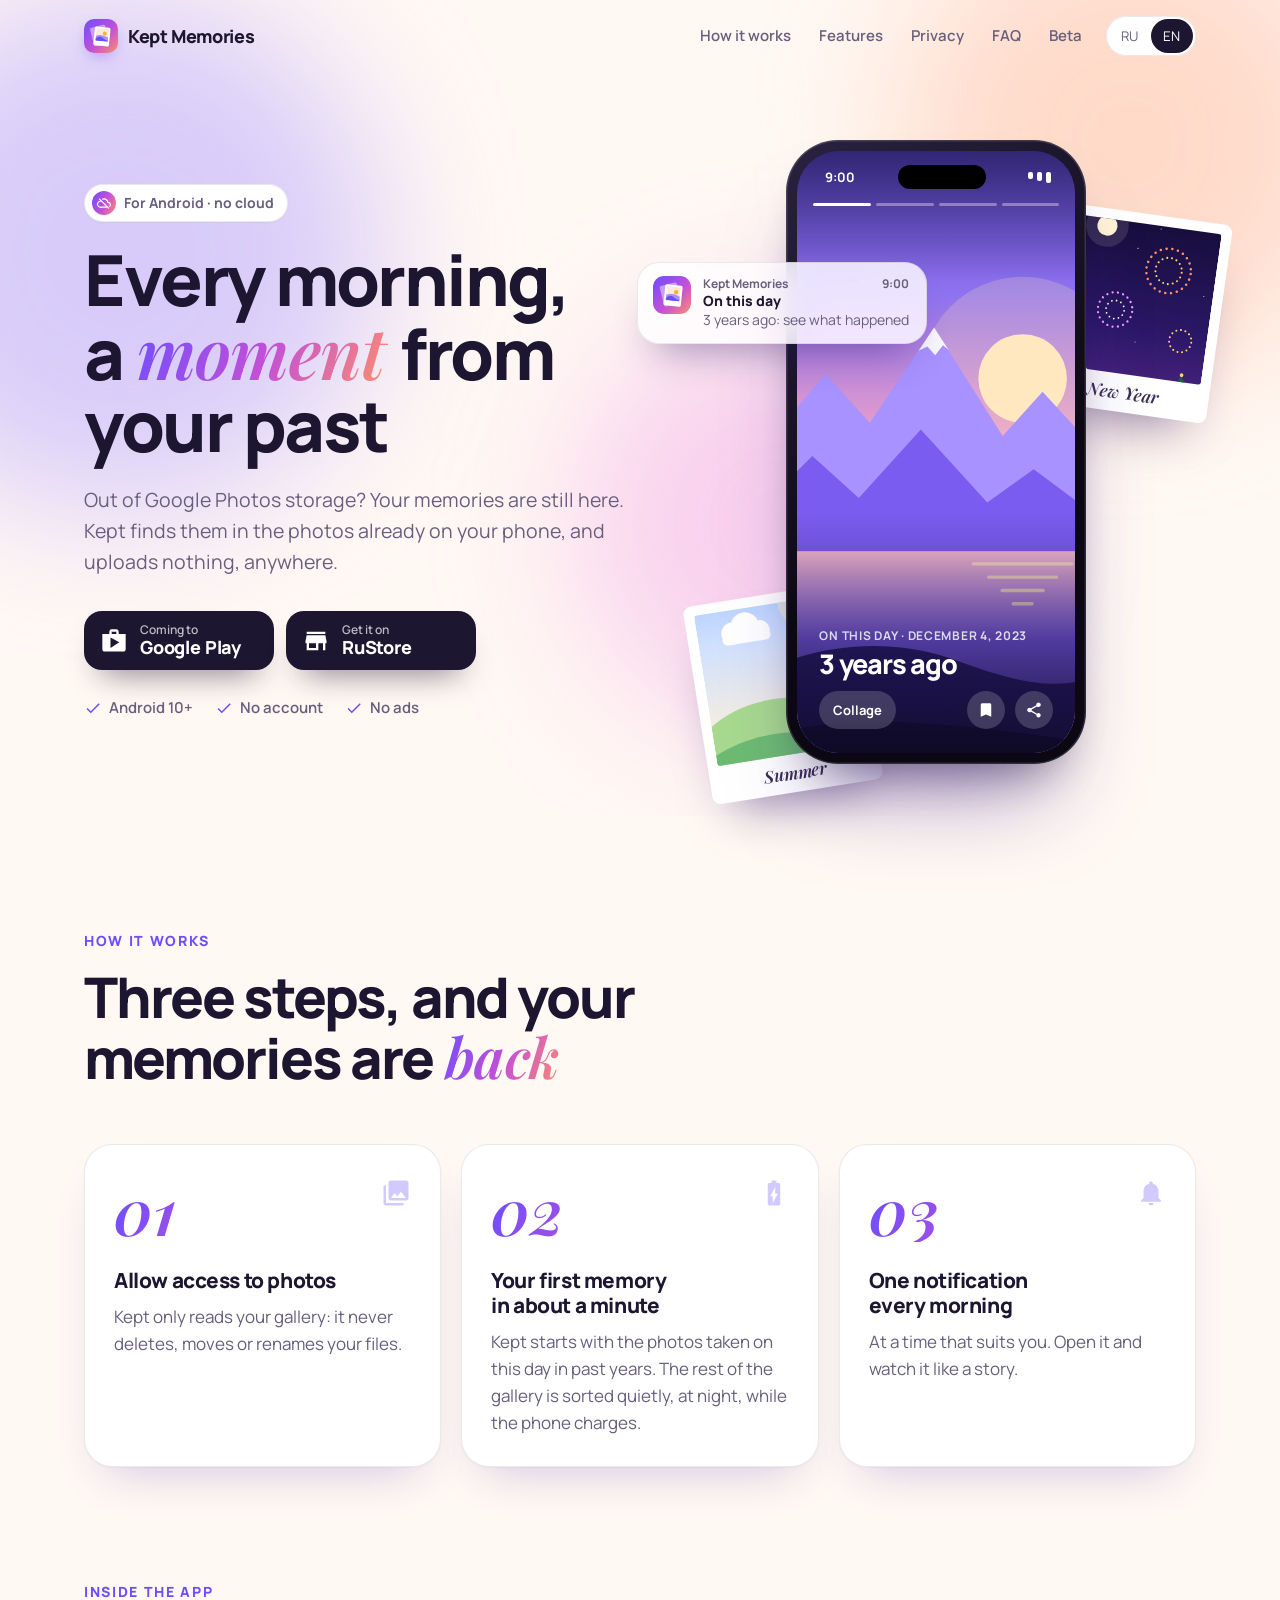
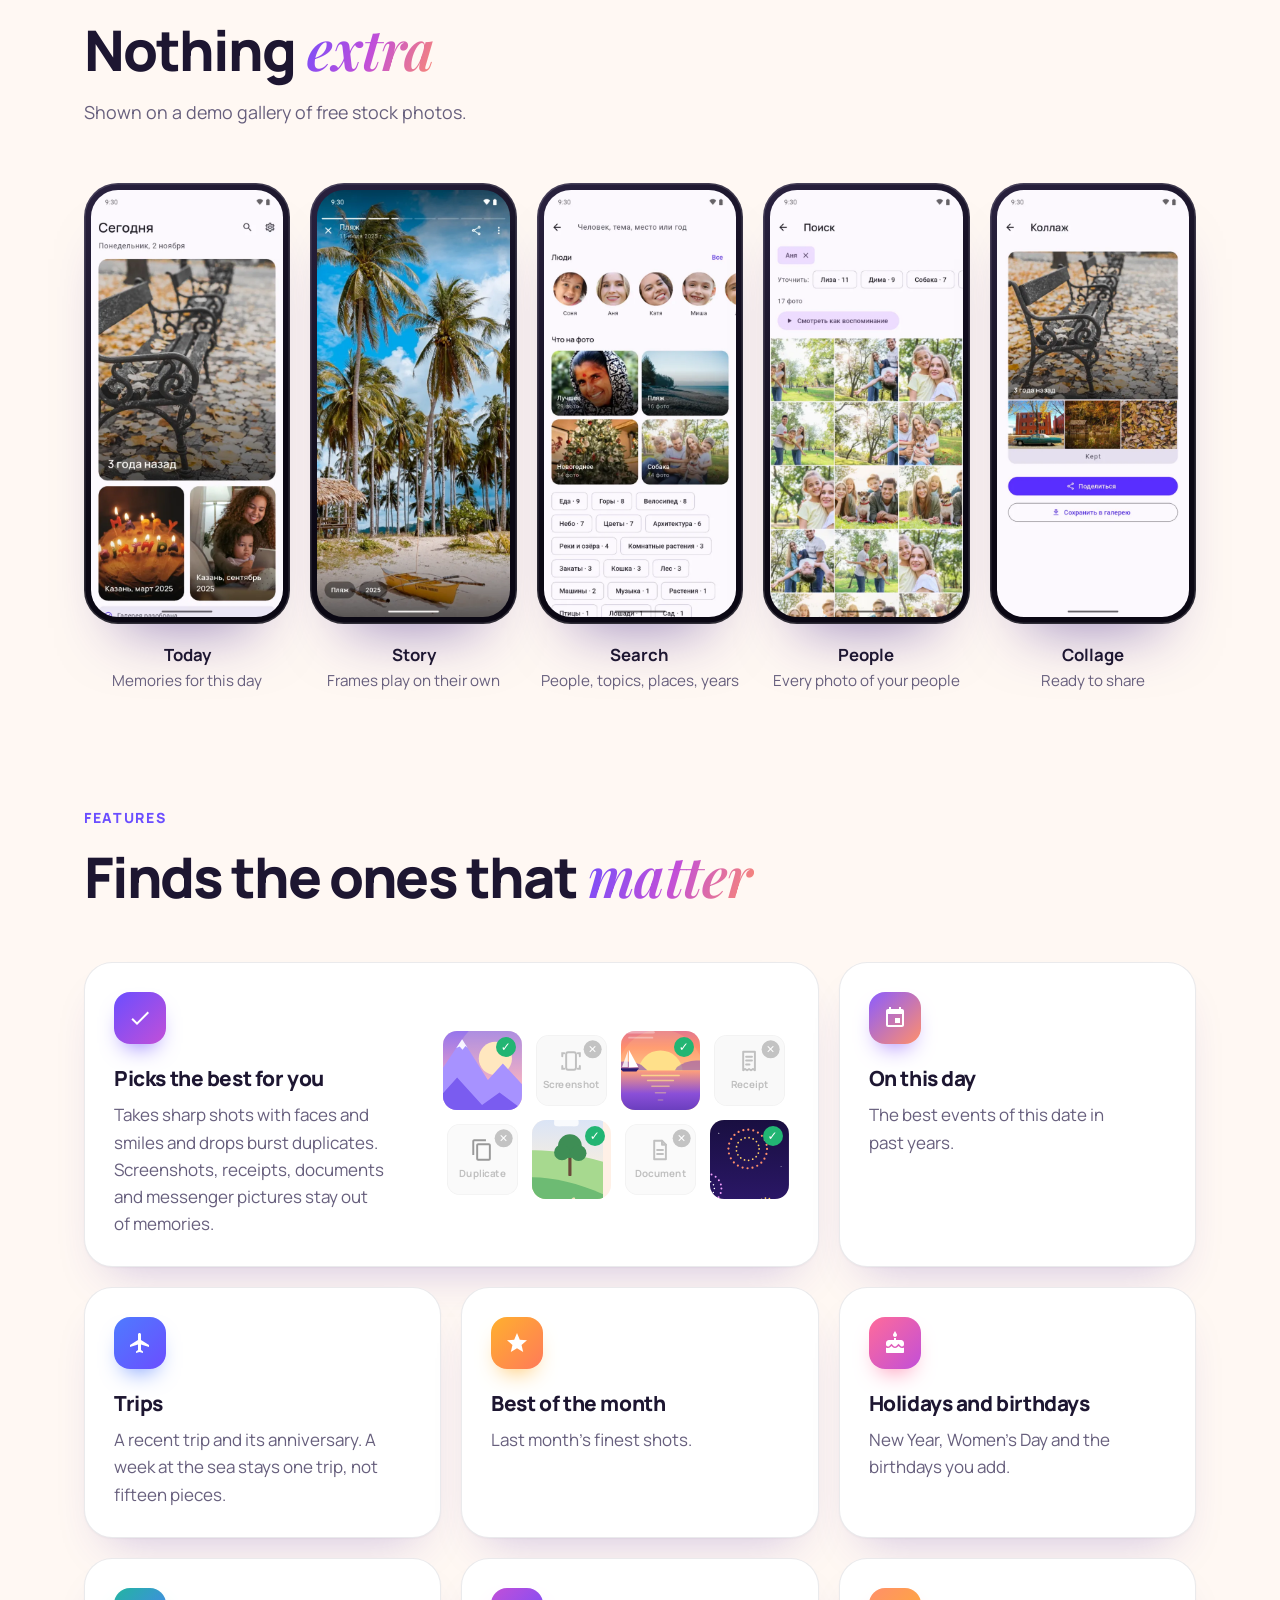
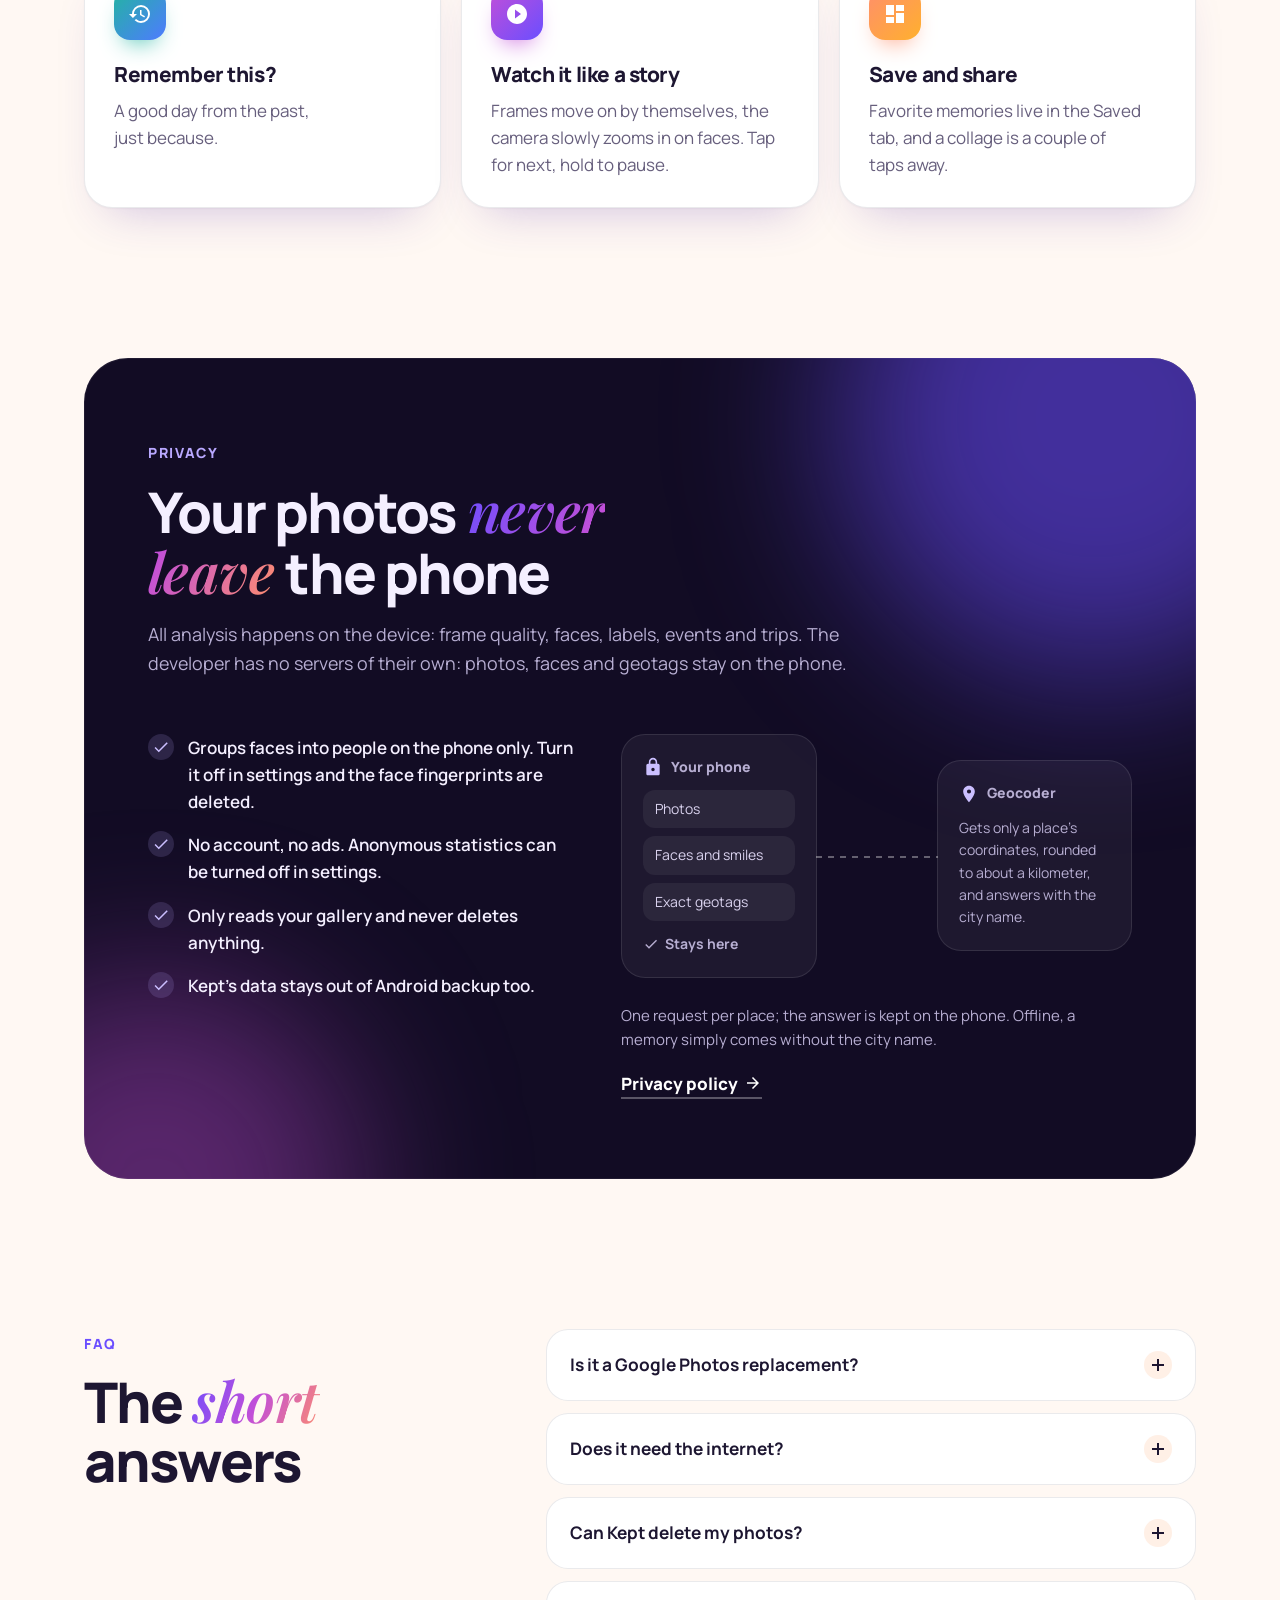
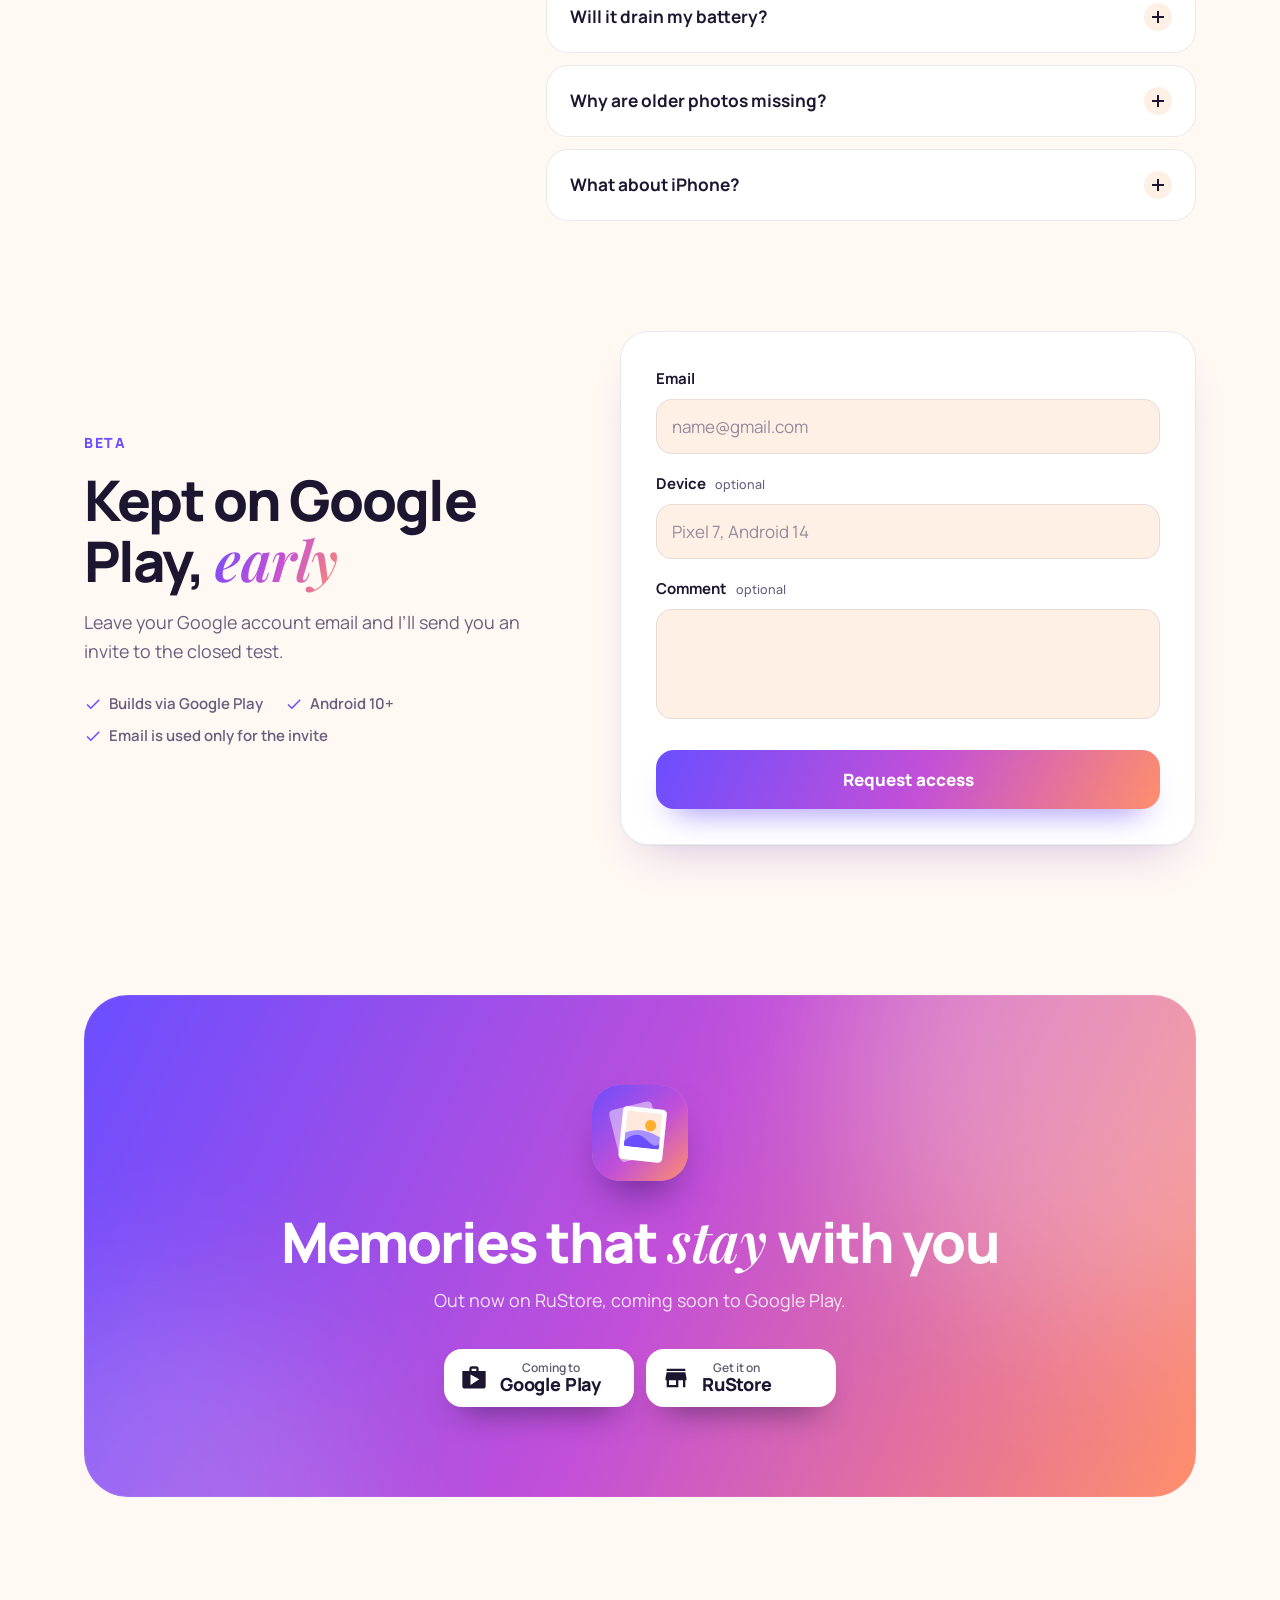
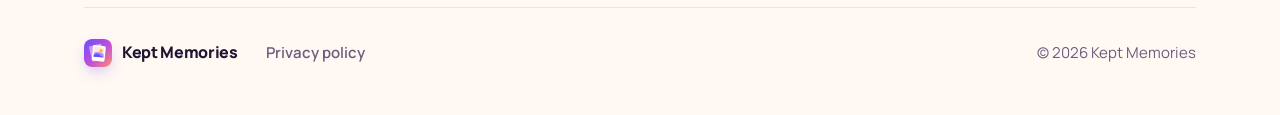
<file: index.html>
<!doctype html>
<html lang="ru">
<head>
  <meta charset="utf-8">
  <meta name="viewport" content="width=device-width, initial-scale=1">
  <title>Kept Memories — воспоминания из фото на телефоне</title>
  <meta name="description" content="Каждое утро — воспоминание из фото, которые уже лежат на телефоне: этот день, поездки, лучшее за месяц. Без облака: фото не покидают телефон.">
  <meta name="theme-color" content="#6b4eff">
  <meta property="og:type" content="website">
  <meta property="og:title" content="Kept Memories">
  <meta property="og:description" content="Каждое утро — момент из прошлого. Из фото на телефоне, без облака.">
  <!-- Social previews need an absolute address: after hosting, replace with
       https://<user>.github.io/<repo>/assets/og.png (or your domain). -->
  <meta property="og:image" content="assets/og.png">
  <meta name="twitter:card" content="summary_large_image">
  <link rel="icon" href="assets/favicon.svg" type="image/svg+xml">
  <link rel="apple-touch-icon" href="assets/apple-touch-icon.png">
  <link rel="preload" href="assets/fonts/manrope-cyrillic.woff2" as="font" type="font/woff2" crossorigin>
  <link rel="preload" href="assets/fonts/manrope-latin.woff2" as="font" type="font/woff2" crossorigin>
  <link rel="stylesheet" href="assets/style.css">
  <script>
    // Language before the first paint: ?lang=, then the last choice, then the browser.
    (function () {
      var l;
      try { l = new URLSearchParams(location.search).get("lang") || localStorage.getItem("kept-lang"); } catch (e) {}
      if (l !== "ru" && l !== "en") l = /^(ru|uk|be|kk)/i.test(navigator.language || "") ? "ru" : "en";
      document.documentElement.lang = l;
      document.documentElement.classList.add("js");
    })();
  </script>
  <script src="assets/main.js" defer></script>
</head>
<body>

<svg class="sprite" aria-hidden="true" focusable="false">
  <defs>
    <linearGradient id="g-dawn-sky" x1="0" y1="0" x2="0" y2="400" gradientUnits="userSpaceOnUse">
      <stop offset="0" stop-color="#4d3cc8"/><stop offset=".4" stop-color="#8f72ef"/><stop offset=".75" stop-color="#f2a3c6"/><stop offset="1" stop-color="#ffdcbc"/>
    </linearGradient>
    <linearGradient id="g-dawn-lake" x1="0" y1="392" x2="0" y2="620" gradientUnits="userSpaceOnUse">
      <stop offset="0" stop-color="#f7b8cf"/><stop offset=".35" stop-color="#7a5cf0"/><stop offset="1" stop-color="#3d2a9e"/>
    </linearGradient>
    <linearGradient id="g-sea-sky" x1="0" y1="0" x2="0" y2="370" gradientUnits="userSpaceOnUse">
      <stop offset="0" stop-color="#5b43e0"/><stop offset=".45" stop-color="#b24fd0"/><stop offset=".8" stop-color="#ff8f6b"/><stop offset="1" stop-color="#ffc98b"/>
    </linearGradient>
    <linearGradient id="g-sea" x1="0" y1="360" x2="0" y2="620" gradientUnits="userSpaceOnUse">
      <stop offset="0" stop-color="#ff9f7a"/><stop offset=".25" stop-color="#8a4fd8"/><stop offset=".7" stop-color="#3a2596"/><stop offset="1" stop-color="#22166a"/>
    </linearGradient>
    <linearGradient id="g-summer-sky" x1="0" y1="0" x2="0" y2="420" gradientUnits="userSpaceOnUse">
      <stop offset="0" stop-color="#8fb8ff"/><stop offset=".5" stop-color="#cfe0ff"/><stop offset="1" stop-color="#fff1d9"/>
    </linearGradient>
    <linearGradient id="g-night-sky" x1="0" y1="0" x2="0" y2="520" gradientUnits="userSpaceOnUse">
      <stop offset="0" stop-color="#0d0926"/><stop offset=".6" stop-color="#2a1766"/><stop offset="1" stop-color="#5b2a8c"/>
    </linearGradient>
  </defs>

  <!-- Scenes: drawn, not photos. 300×620, the phone screen. -->
  <symbol id="s-dawn" viewBox="0 0 300 620">
    <rect width="300" height="620" fill="url(#g-dawn-sky)"/>
    <circle cx="236" cy="236" r="92" fill="#ffe3b8" opacity=".22"/>
    <circle cx="236" cy="236" r="40" fill="#ffe7bf"/>
    <g fill="none" stroke="#3d2a9e" stroke-width="2.4" stroke-linecap="round"><path d="M64 150q6-6 12 0q6-6 12 0"/><path d="M100 176q4-4 8 0q4-4 8 0"/></g>
    <path d="M0 300 58 232l40 44 58-86 62 98 36-40 46 50v90H0Z" fill="#a792ff"/>
    <path d="M156 190l-14 21 8-4 7 8 7-9 5 4Z" fill="#fff" opacity=".92"/>
    <path d="M0 352 46 306l42 38 56-62 60 66 42-30 54 40v54H0Z" fill="#7a5cf0"/>
    <rect y="392" width="300" height="228" fill="url(#g-dawn-lake)"/>
    <g fill="#ffe7bf" opacity=".75"><rect x="190" y="402" width="92" height="3" rx="1.5"/><rect x="204" y="414" width="64" height="3" rx="1.5"/><rect x="216" y="426" width="40" height="3" rx="1.5"/><rect x="226" y="438" width="20" height="3" rx="1.5"/></g>
    <path d="M0 500c60-26 120-30 180-8s90 24 120 14V620H0Z" fill="#2c1f78"/>
    <path d="M0 560c70-20 150-18 300 6V620H0Z" fill="#1d1450"/>
  </symbol>

  <symbol id="s-sea" viewBox="0 0 300 620">
    <rect width="300" height="620" fill="url(#g-sea-sky)"/>
    <circle cx="150" cy="366" r="120" fill="#ffd28a" opacity=".2"/>
    <circle cx="150" cy="366" r="62" fill="#ffe08a"/>
    <g fill="#fff" opacity=".35"><rect x="24" y="250" width="110" height="7" rx="3.5"/><rect x="60" y="266" width="70" height="5" rx="2.5"/><rect x="178" y="206" width="96" height="6" rx="3"/></g>
    <path d="M0 348c34-16 66-18 96-4l18 16H0Z" fill="#7a3fb8" opacity=".6"/>
    <path d="M300 344c-40-18-74-16-104 6l-6 10h110Z" fill="#7a3fb8" opacity=".5"/>
    <rect y="360" width="300" height="260" fill="url(#g-sea)"/>
    <g fill="#ffe08a"><rect x="96" y="372" width="108" height="4" rx="2" opacity=".85"/><rect x="112" y="386" width="76" height="4" rx="2" opacity=".7"/><rect x="124" y="402" width="52" height="4" rx="2" opacity=".55"/><rect x="134" y="420" width="32" height="4" rx="2" opacity=".4"/><rect x="142" y="440" width="16" height="4" rx="2" opacity=".3"/></g>
    <g fill="#fff" opacity=".18"><rect x="20" y="470" width="60" height="3" rx="1.5"/><rect x="210" y="492" width="70" height="3" rx="1.5"/><rect x="60" y="530" width="90" height="3" rx="1.5"/></g>
    <path d="M62 352V302l26 48Z" fill="#fff"/><path d="M59 306 43 350h16Z" fill="#fff" opacity=".8"/><path d="M38 354h52l-7 9H45Z" fill="#2a1a6e"/>
    <g fill="none" stroke="#3a1f7a" stroke-width="2.2" stroke-linecap="round"><path d="M196 150q6-6 12 0q6-6 12 0"/><path d="M228 176q4-4 8 0q4-4 8 0"/></g>
  </symbol>

  <symbol id="s-summer" viewBox="0 0 300 620">
    <rect width="300" height="620" fill="url(#g-summer-sky)"/>
    <circle cx="226" cy="150" r="60" fill="#fff3c4" opacity=".5"/>
    <circle cx="226" cy="150" r="32" fill="#ffd166"/>
    <g fill="#fff"><circle cx="70" cy="196" r="22"/><circle cx="96" cy="186" r="28"/><circle cx="124" cy="198" r="20"/><rect x="48" y="198" width="96" height="20" rx="10"/></g>
    <g fill="#fff" opacity=".8"><circle cx="190" cy="262" r="14"/><circle cx="208" cy="254" r="18"/><circle cx="226" cy="264" r="12"/><rect x="176" y="262" width="62" height="14" rx="7"/></g>
    <path d="M0 372c70-44 150-48 300-6V620H0Z" fill="#a7d98f"/>
    <rect x="212" y="338" width="8" height="64" rx="3" fill="#6b4a3a"/>
    <g fill="#3e8e55"><circle cx="216" cy="326" r="30"/><circle cx="196" cy="342" r="20"/><circle cx="238" cy="344" r="20"/></g>
    <path d="M0 430c90-40 190-30 300 18V620H0Z" fill="#6dbb73"/>
    <path d="M150 620c-6-60 20-110 70-160 6-6 12-4 8 2-38 50-52 100-48 158Z" fill="#f1e2b8"/>
    <g><circle cx="40" cy="520" r="5" fill="#ffd166"/><circle cx="70" cy="560" r="4" fill="#fff"/><circle cx="100" cy="505" r="4" fill="#ff8fb1"/><circle cx="252" cy="540" r="5" fill="#ffd166"/><circle cx="274" cy="500" r="4" fill="#fff"/><circle cx="236" cy="590" r="4" fill="#ff8fb1"/><circle cx="30" cy="590" r="4" fill="#fff"/><circle cx="118" cy="584" r="5" fill="#ffd166"/></g>
  </symbol>

  <symbol id="s-night" viewBox="0 0 300 620">
    <rect width="300" height="620" fill="url(#g-night-sky)"/>
    <g fill="#fff"><circle cx="30" cy="90" r="1.4"/><circle cx="120" cy="60" r="1"/><circle cx="262" cy="84" r="1.6"/><circle cx="180" cy="116" r="1"/><circle cx="40" cy="206" r="1.2"/><circle cx="282" cy="236" r="1"/><circle cx="160" cy="344" r="1.2" opacity=".7"/><circle cx="24" cy="330" r="1" opacity=".7"/><circle cx="140" cy="160" r="1.2"/><circle cx="230" cy="40" r="1"/></g>
    <circle cx="74" cy="124" r="42" fill="#fff3d6" opacity=".12"/><circle cx="74" cy="124" r="20" fill="#fff3d6"/>
    <g fill="none" stroke-linecap="round">
      <circle cx="206" cy="196" r="44" stroke="#ff8f6b" stroke-width="5" stroke-dasharray="0 11.52"/>
      <circle cx="206" cy="196" r="26" stroke="#ffd166" stroke-width="4" stroke-dasharray="0 9.61"/>
      <circle cx="112" cy="286" r="34" stroke="#f3a0ff" stroke-width="4.5" stroke-dasharray="0 10.68"/>
      <circle cx="112" cy="286" r="18" stroke="#fff" stroke-width="3.5" stroke-dasharray="0 9.42"/>
      <circle cx="248" cy="330" r="22" stroke="#ffd166" stroke-width="4" stroke-dasharray="0 9.21"/>
    </g>
    <path d="M40 470v-38l26-22 26 22v38Z" fill="#3b2a7a"/><path d="M34 434l32-28 32 28" fill="none" stroke="#f3f0ff" stroke-width="5" stroke-linejoin="round" stroke-linecap="round"/>
    <rect x="52" y="438" width="10" height="12" rx="1.5" fill="#ffd166"/><rect x="70" y="438" width="10" height="12" rx="1.5" fill="#ffd166"/>
    <path d="M110 470v-26l18-15 18 15v26Z" fill="#33246c"/><rect x="123" y="448" width="10" height="11" rx="1.5" fill="#ffb02e"/>
    <g fill="#1f5c47"><path d="M234 474l26-44 26 44Z"/><path d="M239 448l21-34 21 34Z"/><path d="M244 424l16-26 16 26Z"/></g>
    <circle cx="260" cy="396" r="3.6" fill="#ffd166"/>
    <g><circle cx="252" cy="456" r="2.4" fill="#ffd166"/><circle cx="270" cy="440" r="2.4" fill="#ff8f6b"/><circle cx="255" cy="420" r="2.2" fill="#f3a0ff"/><circle cx="272" cy="464" r="2.4" fill="#fff"/><circle cx="262" cy="432" r="2" fill="#fff"/></g>
    <path d="M0 468c80-30 190-34 300 0V620H0Z" fill="#d9d0ff"/>
    <path d="M0 520c90-24 200-20 300 10V620H0Z" fill="#f3f0ff"/>
  </symbol>

  <!-- Icons: Material Icons (Apache 2.0) and a few drawn here. -->
  <symbol id="i-cloud-off" viewBox="0 0 24 24"><path d="M19.35 10.04A7.49 7.49 0 0 0 12 4c-1.48 0-2.85.43-4.01 1.17l1.46 1.46a5.497 5.497 0 0 1 8.05 4.87v.5H19c1.66 0 3 1.34 3 3 0 1.13-.64 2.11-1.56 2.62l1.45 1.45C23.16 18.16 24 16.68 24 15c0-2.64-2.05-4.78-4.65-4.96zM3 5.27l2.75 2.74C2.56 8.15 0 10.77 0 14c0 3.31 2.69 6 6 6h11.73l2 2L21 20.73 4.27 4 3 5.27zM7.73 10l8 8H6c-2.21 0-4-1.79-4-4s1.79-4 4-4h1.73z"/></symbol>
  <symbol id="i-check" viewBox="0 0 24 24"><path d="M9 16.17 4.83 12l-1.42 1.41L9 19 21 7l-1.41-1.41z"/></symbol>
  <symbol id="i-shop" viewBox="0 0 24 24"><path d="M16 6V4c0-1.11-.89-2-2-2h-4c-1.11 0-2 .89-2 2v2H2v13c0 1.11.89 2 2 2h16c1.11 0 2-.89 2-2V6h-6zm-6-2h4v2h-4V4zM9 18V9l7.5 4L9 18z"/></symbol>
  <symbol id="i-store" viewBox="0 0 24 24"><path d="M20 4H4v2h16V4zm1 10v-2l-1-5H4l-1 5v2h1v6h10v-6h4v6h2v-6h1zm-9 4H6v-4h6v4z"/></symbol>
  <symbol id="i-photos" viewBox="0 0 24 24"><path d="M22 16V4c0-1.1-.9-2-2-2H8c-1.1 0-2 .9-2 2v12c0 1.1.9 2 2 2h12c1.1 0 2-.9 2-2zm-11-4 2.03 2.71L16 11l4 5H8l3-4zM2 6v14c0 1.1.9 2 2 2h14v-2H4V6H2z"/></symbol>
  <symbol id="i-battery" viewBox="0 0 24 24"><path d="M15.67 4H14V2h-4v2H8.33C7.6 4 7 4.6 7 5.33v15.33C7 21.4 7.6 22 8.33 22h7.33c.74 0 1.34-.6 1.34-1.33V5.33C17 4.6 16.4 4 15.67 4zM11 20v-5.5H9L13 7v5.5h2L11 20z"/></symbol>
  <symbol id="i-bell" viewBox="0 0 24 24"><path d="M12 22c1.1 0 2-.9 2-2h-4c0 1.1.89 2 2 2zm6-6v-5c0-3.07-1.64-5.64-4.5-6.32V4c0-.83-.67-1.5-1.5-1.5s-1.5.67-1.5 1.5v.68C7.63 5.36 6 7.92 6 11v5l-2 2v1h16v-1l-2-2z"/></symbol>
  <symbol id="i-event" viewBox="0 0 24 24"><path d="M17 12h-5v5h5v-5zM16 1v2H8V1H6v2H5c-1.11 0-1.99.9-1.99 2L3 19a2 2 0 0 0 2 2h14c1.1 0 2-.9 2-2V5c0-1.1-.9-2-2-2h-1V1h-2zm3 18H5V8h14v11z"/></symbol>
  <symbol id="i-flight" viewBox="0 0 24 24"><path d="M21 16v-2l-8-5V3.5c0-.83-.67-1.5-1.5-1.5S10 2.67 10 3.5V9l-8 5v2l8-2.5V19l-2 1.5V22l3.5-1 3.5 1v-1.5L13 19v-5.5l8 2.5z"/></symbol>
  <symbol id="i-star" viewBox="0 0 24 24"><path d="M12 17.27 18.18 21l-1.64-7.03L22 9.24l-7.19-.61L12 2 9.19 8.63 2 9.24l5.46 4.73L5.82 21z"/></symbol>
  <symbol id="i-cake" viewBox="0 0 24 24"><path d="M12 6c1.11 0 2-.9 2-2 0-.38-.1-.73-.29-1.03L12 0l-1.71 2.97c-.19.3-.29.65-.29 1.03 0 1.1.9 2 2 2zm4.6 9.99-1.07-1.07-1.08 1.07c-1.3 1.3-3.58 1.31-4.89 0l-1.07-1.07-1.09 1.07C6.75 16.64 5.88 17 4.96 17c-.73 0-1.4-.23-1.96-.61V21c0 .55.45 1 1 1h16c.55 0 1-.45 1-1v-4.61c-.56.38-1.23.61-1.96.61-.92 0-1.79-.36-2.44-1.01zM18 9h-5V7h-2v2H6c-1.66 0-3 1.34-3 3v1.54c0 1.08.88 1.96 1.96 1.96.52 0 1.02-.2 1.38-.57l2.14-2.13 2.13 2.13c.74.74 2.03.74 2.77 0l2.14-2.13 2.13 2.13c.37.37.86.57 1.38.57 1.08 0 1.96-.88 1.96-1.96V12C21 10.34 19.66 9 18 9z"/></symbol>
  <symbol id="i-history" viewBox="0 0 24 24"><path d="M13 3a9 9 0 0 0-9 9H1l3.89 3.89.07.14L9 12H6c0-3.87 3.13-7 7-7s7 3.13 7 7-3.13 7-7 7c-1.93 0-3.68-.79-4.94-2.06l-1.42 1.42A8.954 8.954 0 0 0 13 21a9 9 0 0 0 0-18zm-1 5v5l4.28 2.54.72-1.21-3.5-2.08V8H12z"/></symbol>
  <symbol id="i-play" viewBox="0 0 24 24"><path d="M12 2C6.48 2 2 6.48 2 12s4.48 10 10 10 10-4.48 10-10S17.52 2 12 2zm-2 14.5v-9l6 4.5-6 4.5z"/></symbol>
  <symbol id="i-collage" viewBox="0 0 24 24"><path d="M3 13h8V3H3v10zm0 8h8v-6H3v6zm10 0h8V11h-8v10zm0-18v6h8V3h-8z"/></symbol>
  <symbol id="i-lock" viewBox="0 0 24 24"><path d="M18 8h-1V6c0-2.76-2.24-5-5-5S7 3.24 7 6v2H6c-1.1 0-2 .9-2 2v10c0 1.1.9 2 2 2h12c1.1 0 2-.9 2-2V10c0-1.1-.9-2-2-2zm-6 9c-1.1 0-2-.9-2-2s.9-2 2-2 2 .9 2 2-.9 2-2 2zm3.1-9H8.9V6c0-1.71 1.39-3.1 3.1-3.1 1.71 0 3.1 1.39 3.1 3.1v2z"/></symbol>
  <symbol id="i-place" viewBox="0 0 24 24"><path d="M12 2C8.13 2 5 5.13 5 9c0 5.25 7 13 7 13s7-7.75 7-13c0-3.87-3.13-7-7-7zm0 9.5a2.5 2.5 0 0 1 0-5 2.5 2.5 0 0 1 0 5z"/></symbol>
  <symbol id="i-bookmark" viewBox="0 0 24 24"><path d="M17 3H7c-1.1 0-1.99.9-1.99 2L5 21l7-3 7 3V5c0-1.1-.9-2-2-2z"/></symbol>
  <symbol id="i-share" viewBox="0 0 24 24"><path d="M18 16.08c-.76 0-1.44.3-1.96.77L8.91 12.7c.05-.23.09-.46.09-.7s-.04-.47-.09-.7l7.05-4.11c.54.5 1.25.81 2.04.81 1.66 0 3-1.34 3-3s-1.34-3-3-3-3 1.34-3 3c0 .24.04.47.09.7L8.04 9.81C7.5 9.31 6.79 9 6 9c-1.66 0-3 1.34-3 3s1.34 3 3 3c.79 0 1.5-.31 2.04-.81l7.12 4.16c-.05.21-.08.43-.08.65 0 1.61 1.31 2.92 2.92 2.92s2.92-1.31 2.92-2.92-1.31-2.92-2.92-2.92z"/></symbol>
  <symbol id="i-arrow" viewBox="0 0 24 24"><path d="m12 4-1.41 1.41L16.17 11H4v2h12.17l-5.58 5.59L12 20l8-8z"/></symbol>
  <symbol id="i-copy" viewBox="0 0 24 24"><path d="M16 1H4c-1.1 0-2 .9-2 2v14h2V3h12V1zm3 4H8c-1.1 0-2 .9-2 2v14c0 1.1.9 2 2 2h11c1.1 0 2-.9 2-2V7c0-1.1-.9-2-2-2zm0 16H8V7h11v14z"/></symbol>
  <symbol id="i-screenshot" viewBox="0 0 24 24"><g fill="none" stroke="currentColor" stroke-width="2" stroke-linecap="round"><rect x="7" y="3" width="10" height="18" rx="2"/><path d="M3 7V4h2M21 7V4h-2M3 17v3h2M21 17v3h-2"/></g></symbol>
  <symbol id="i-receipt" viewBox="0 0 24 24"><g fill="none" stroke="currentColor" stroke-width="2" stroke-linejoin="round" stroke-linecap="round"><path d="M6 2.5h12v19l-2-1.4-2 1.4-2-1.4-2 1.4-2-1.4-2 1.4z"/><path d="M9 7.5h6M9 11.5h6M9 15.5h3.5"/></g></symbol>
  <symbol id="i-doc" viewBox="0 0 24 24"><g fill="none" stroke="currentColor" stroke-width="2" stroke-linejoin="round" stroke-linecap="round"><path d="M6 2.5h8l4 4v15H6z"/><path d="M14 2.5v4h4M9 12h6M9 16h6"/></g></symbol>
</svg>

<a class="skip" href="#main"><span lang="ru">К содержанию</span><span lang="en">Skip to content</span></a>

<header class="header">
  <div class="wrap">
    <a class="brand" href="./"><img src="assets/favicon.svg" alt="" width="34" height="34"><span>Kept Memories</span></a>
    <nav class="nav" aria-label="Разделы">
      <a href="#how"><span lang="ru">Как это работает</span><span lang="en">How it works</span></a>
      <a href="#features"><span lang="ru">Возможности</span><span lang="en">Features</span></a>
      <a href="#privacy"><span lang="ru">Приватность</span><span lang="en">Privacy</span></a>
      <a href="#faq"><span lang="ru">Вопросы</span><span lang="en">FAQ</span></a>
      <a href="#beta"><span lang="ru">Тест</span><span lang="en">Beta</span></a>
    </nav>
    <div class="lang" role="group" aria-label="Язык / Language">
      <button type="button" data-set-lang="ru" aria-pressed="true">RU</button>
      <button type="button" data-set-lang="en" aria-pressed="false">EN</button>
    </div>
  </div>
</header>

<main id="main">

  <section class="hero">
    <div class="aurora" aria-hidden="true"><span></span><span></span><span></span></div>
    <div class="wrap">
      <div>
        <span class="eyebrow"><i><svg class="ic"><use href="#i-cloud-off"/></svg></i>
          <span lang="ru">Для Android · без облака</span><span lang="en">For Android · no cloud</span></span>
        <h1>
          <span lang="ru">Каждое утро&nbsp;— <em>момент</em> из прошлого</span>
          <span lang="en">Every morning, a <em>moment</em> from your past</span>
        </h1>
        <p class="lead">
          <span lang="ru">Закончилось место в Google Фото? Воспоминания никуда не делись. Kept находит их в фото, которые уже лежат на телефоне,&nbsp;— и ничего никуда не загружает.</span>
          <span lang="en">Out of Google Photos storage? Your memories are still here. Kept finds them in the photos already on your phone, and uploads nothing, anywhere.</span>
        </p>
        <!-- Google Play: swap in the real link after publishing. -->
        <div class="stores">
          <a class="store" aria-disabled="true"><svg class="ic"><use href="#i-shop"/></svg>
            <span><small><span lang="ru">Скоро в</span><span lang="en">Coming to</span></small><b>Google Play</b></span></a>
          <a class="store" href="https://www.rustore.ru/catalog/app/ru.nightwelf.kept"><svg class="ic"><use href="#i-store"/></svg>
            <span><small><span lang="ru">Скачать в</span><span lang="en">Get it on</span></small><b>RuStore</b></span></a>
        </div>
        <ul class="facts">
          <li><svg class="ic"><use href="#i-check"/></svg>Android 10+</li>
          <li><svg class="ic"><use href="#i-check"/></svg><span lang="ru">Без аккаунта</span><span lang="en">No account</span></li>
          <li><svg class="ic"><use href="#i-check"/></svg><span lang="ru">Без рекламы</span><span lang="en">No ads</span></li>
        </ul>
      </div>

      <div class="visual" aria-hidden="true">
        <figure class="polaroid p1">
          <svg viewBox="0 110 300 300"><use href="#s-night" width="300" height="620"/></svg>
          <figcaption><span lang="ru">Новый год</span><span lang="en">New Year</span></figcaption>
        </figure>
        <figure class="polaroid p2">
          <svg viewBox="0 150 300 300"><use href="#s-summer" width="300" height="620"/></svg>
          <figcaption><span lang="ru">Лето</span><span lang="en">Summer</span></figcaption>
        </figure>

        <div class="notif">
          <img src="assets/favicon.svg" alt="" width="38" height="38">
          <div>
            <p><span>Kept Memories</span><span>9:00</span></p>
            <strong><span lang="ru">В этот день</span><span lang="en">On this day</span></strong>
            <p><span lang="ru">3 года назад&nbsp;— посмотри, что было</span><span lang="en">3 years ago: see what happened</span></p>
          </div>
        </div>

        <div class="phone" data-story>
          <div class="screen">
            <figure class="slide is-active" style="--ox:72%;--oy:40%">
              <svg viewBox="0 0 300 620" preserveAspectRatio="xMidYMid slice"><use href="#s-dawn"/></svg>
              <figcaption class="caption">
                <small><span lang="ru" data-ago="3">В этот день · 29 сентября 2023</span><span lang="en" data-ago="3">On this day · September 29, 2023</span></small>
                <strong><span lang="ru">3 года назад</span><span lang="en">3 years ago</span></strong>
              </figcaption>
            </figure>
            <figure class="slide" style="--ox:50%;--oy:58%">
              <svg viewBox="0 0 300 620" preserveAspectRatio="xMidYMid slice"><use href="#s-sea"/></svg>
              <figcaption class="caption">
                <small><span lang="ru">Поездка · 6 дней</span><span lang="en">Trip · 6 days</span></small>
                <strong><span lang="ru">Сочи, июль 2024</span><span lang="en">Lisbon, July 2024</span></strong>
              </figcaption>
            </figure>
            <figure class="slide" style="--ox:72%;--oy:52%">
              <svg viewBox="0 0 300 620" preserveAspectRatio="xMidYMid slice"><use href="#s-summer"/></svg>
              <figcaption class="caption">
                <small><span lang="ru">12 лучших кадров</span><span lang="en">12 best shots</span></small>
                <strong><span lang="ru">Лучшее за <span data-month="-1">август</span></span><span lang="en">Best of <span data-month="-1">August</span></span></strong>
              </figcaption>
            </figure>
            <figure class="slide" style="--ox:62%;--oy:34%">
              <svg viewBox="0 0 300 620" preserveAspectRatio="xMidYMid slice"><use href="#s-night"/></svg>
              <figcaption class="caption">
                <small><span lang="ru">Праздник</span><span lang="en">Holiday</span></small>
                <strong><span lang="ru">Новый год 2023</span><span lang="en">New Year 2023</span></strong>
              </figcaption>
            </figure>

            <div class="status"><span>9:00</span><i></i><span><b style="height:7px"></b><b style="height:9px"></b><b style="height:11px"></b></span></div>
            <div class="bars"><i class="is-active"><b></b></i><i><b></b></i><i><b></b></i><i><b></b></i></div>
            <div class="actions">
              <span><span lang="ru">Коллаж</span><span lang="en">Collage</span></span>
              <span><svg class="ic"><use href="#i-bookmark"/></svg></span>
              <span><svg class="ic"><use href="#i-share"/></svg></span>
            </div>
          </div>
        </div>
      </div>
    </div>
  </section>

  <section class="section" id="how">
    <div class="wrap">
      <div class="head reveal">
        <span class="kicker"><span lang="ru">Как это работает</span><span lang="en">How it works</span></span>
        <h2><span lang="ru">Три шага&nbsp;— и память снова <em>с тобой</em></span><span lang="en">Three steps, and your memories are <em>back</em></span></h2>
      </div>
      <div class="steps">
        <article class="card step reveal">
          <svg class="ic"><use href="#i-photos"/></svg>
          <h3><span lang="ru">Открой доступ к фото</span><span lang="en">Allow access to photos</span></h3>
          <p><span lang="ru">Kept только читает галерею: не удаляет, не перемещает и не переименовывает твои файлы.</span><span lang="en">Kept only reads your gallery: it never deletes, moves or renames your files.</span></p>
        </article>
        <article class="card step reveal" style="--delay:.1s">
          <svg class="ic"><use href="#i-battery"/></svg>
          <h3><span lang="ru">Первое воспоминание&nbsp;— примерно через минуту</span><span lang="en">Your first memory in about a minute</span></h3>
          <p><span lang="ru">Сначала Kept разбирает снимки этого дня в прошлые годы. Остальную галерею&nbsp;— незаметно, ночью, пока телефон на зарядке.</span><span lang="en">Kept starts with the photos taken on this day in past years. The rest of the gallery is sorted quietly, at night, while the phone charges.</span></p>
        </article>
        <article class="card step reveal" style="--delay:.2s">
          <svg class="ic"><use href="#i-bell"/></svg>
          <h3><span lang="ru">Каждое утро&nbsp;— одно уведомление</span><span lang="en">One notification every morning</span></h3>
          <p><span lang="ru">В удобное тебе время. Открываешь&nbsp;— и смотришь как историю.</span><span lang="en">At a time that suits you. Open it and watch it like a story.</span></p>
        </article>
      </div>
    </div>
  </section>

  <section class="section" id="screens" style="padding-top:0">
    <div class="wrap">
      <div class="head reveal">
        <span class="kicker"><span lang="ru">Интерфейс</span><span lang="en">Inside the app</span></span>
        <h2><span lang="ru">Ничего <em>лишнего</em></span><span lang="en">Nothing <em>extra</em></span></h2>
        <p><span lang="ru">Снято на демо-галерее из свободных фото.</span><span lang="en">Shown on a demo gallery of free stock photos.</span></p>
      </div>
      <div class="shots">
        <figure class="shot reveal">
          <div class="frame"><img src="assets/shots/1_feed.webp" alt="" width="540" height="1200" loading="lazy"></div>
          <figcaption><b><span lang="ru">Сегодня</span><span lang="en">Today</span></b><span lang="ru">Воспоминания на этот день</span><span lang="en">Memories for this day</span></figcaption>
        </figure>
        <figure class="shot reveal" style="--delay:.08s">
          <div class="frame"><img src="assets/shots/2_player.webp" alt="" width="540" height="1200" loading="lazy"></div>
          <figcaption><b><span lang="ru">История</span><span lang="en">Story</span></b><span lang="ru">Кадры сменяются сами</span><span lang="en">Frames play on their own</span></figcaption>
        </figure>
        <figure class="shot reveal" style="--delay:.16s">
          <div class="frame"><img src="assets/shots/3_search.webp" alt="" width="540" height="1200" loading="lazy"></div>
          <figcaption><b><span lang="ru">Поиск</span><span lang="en">Search</span></b><span lang="ru">Люди, темы, места и годы</span><span lang="en">People, topics, places, years</span></figcaption>
        </figure>
        <figure class="shot reveal" style="--delay:.24s">
          <div class="frame"><img src="assets/shots/4_people.webp" alt="" width="540" height="1200" loading="lazy"></div>
          <figcaption><b><span lang="ru">Люди</span><span lang="en">People</span></b><span lang="ru">Все фото с близкими</span><span lang="en">Every photo of your people</span></figcaption>
        </figure>
        <figure class="shot reveal" style="--delay:.32s">
          <div class="frame"><img src="assets/shots/5_collage.webp" alt="" width="540" height="1200" loading="lazy"></div>
          <figcaption><b><span lang="ru">Коллаж</span><span lang="en">Collage</span></b><span lang="ru">Готов, чтобы поделиться</span><span lang="en">Ready to share</span></figcaption>
        </figure>
      </div>
    </div>
  </section>

  <section class="section" id="features" style="padding-top:0">
    <div class="wrap">
      <div class="head reveal">
        <span class="kicker"><span lang="ru">Возможности</span><span lang="en">Features</span></span>
        <h2><span lang="ru">Сам находит <em>то самое</em></span><span lang="en">Finds the ones that <em>matter</em></span></h2>
      </div>
      <div class="bento">
        <article class="card wide reveal">
          <div>
            <span class="badge" style="--c1:#6b4eff;--c2:#c24fd8"><svg class="ic"><use href="#i-check"/></svg></span>
            <h3><span lang="ru">Сам выбирает лучшее</span><span lang="en">Picks the best for you</span></h3>
            <p><span lang="ru">Берёт резкие кадры с лицами и улыбками и убирает дубли серийной съёмки. Скриншоты, чеки, документы и картинки из мессенджеров в воспоминания не попадают.</span><span lang="en">Takes sharp shots with faces and smiles and drops burst duplicates. Screenshots, receipts, documents and messenger pictures stay out of memories.</span></p>
          </div>
          <div class="tiles" aria-hidden="true">
            <div class="tile good"><svg viewBox="110 170 190 190"><use href="#s-dawn" width="300" height="620"/></svg></div>
            <div class="tile bad" style="--d:.15s"><svg><use href="#i-screenshot"/></svg><span lang="ru">Скриншот</span><span lang="en">Screenshot</span></div>
            <div class="tile good" style="--d:.3s"><svg viewBox="40 250 220 220"><use href="#s-sea" width="300" height="620"/></svg></div>
            <div class="tile bad" style="--d:.45s"><svg><use href="#i-receipt"/></svg><span lang="ru">Чек</span><span lang="en">Receipt</span></div>
            <div class="tile bad" style="--d:.6s"><svg><use href="#i-copy"/></svg><span lang="ru">Дубль</span><span lang="en">Duplicate</span></div>
            <div class="tile good" style="--d:.75s"><svg viewBox="120 260 200 200"><use href="#s-summer" width="300" height="620"/></svg></div>
            <div class="tile bad" style="--d:.9s"><svg><use href="#i-doc"/></svg><span lang="ru">Документ</span><span lang="en">Document</span></div>
            <div class="tile good" style="--d:1.05s"><svg viewBox="120 130 180 180"><use href="#s-night" width="300" height="620"/></svg></div>
          </div>
        </article>
        <article class="card reveal" style="--delay:.1s">
          <span class="badge" style="--c1:#8b5cff;--c2:#ff8f6b"><svg class="ic"><use href="#i-event"/></svg></span>
          <h3><span lang="ru">В этот день</span><span lang="en">On this day</span></h3>
          <p><span lang="ru">Лучшие события этой даты в прошлые годы.</span><span lang="en">The best events of this date in past years.</span></p>
        </article>
        <article class="card reveal">
          <span class="badge" style="--c1:#4e7bff;--c2:#6b4eff"><svg class="ic"><use href="#i-flight"/></svg></span>
          <h3><span lang="ru">Поездки</span><span lang="en">Trips</span></h3>
          <p><span lang="ru">Недавняя поездка и её годовщина. Неделя на море&nbsp;— одна поездка, а не пятнадцать кусков.</span><span lang="en">A recent trip and its anniversary. A week at the sea stays one trip, not fifteen pieces.</span></p>
        </article>
        <article class="card reveal" style="--delay:.1s">
          <span class="badge" style="--c1:#ffb02e;--c2:#ff7a59"><svg class="ic"><use href="#i-star"/></svg></span>
          <h3><span lang="ru">Лучшее за месяц</span><span lang="en">Best of the month</span></h3>
          <p><span lang="ru">Самые удачные кадры прошлого месяца.</span><span lang="en">Last month's finest shots.</span></p>
        </article>
        <article class="card reveal" style="--delay:.2s">
          <span class="badge" style="--c1:#ff6b9a;--c2:#c24fd8"><svg class="ic"><use href="#i-cake"/></svg></span>
          <h3><span lang="ru">Праздники и дни рождения</span><span lang="en">Holidays and birthdays</span></h3>
          <p><span lang="ru">Новый год, 8 Марта и дни рождения, которые ты добавишь.</span><span lang="en">New Year, Women's Day and the birthdays you add.</span></p>
        </article>
        <article class="card reveal">
          <span class="badge" style="--c1:#22b5a0;--c2:#4e7bff"><svg class="ic"><use href="#i-history"/></svg></span>
          <h3><span lang="ru">Помнишь это?</span><span lang="en">Remember this?</span></h3>
          <p><span lang="ru">Хороший день из прошлого&nbsp;— просто так.</span><span lang="en">A good day from the past, just because.</span></p>
        </article>
        <article class="card reveal" style="--delay:.1s">
          <span class="badge" style="--c1:#c24fd8;--c2:#6b4eff"><svg class="ic"><use href="#i-play"/></svg></span>
          <h3><span lang="ru">Смотри как историю</span><span lang="en">Watch it like a story</span></h3>
          <p><span lang="ru">Кадры сменяются сами, камера плавно приближается к лицам. Тап&nbsp;— дальше, удержание&nbsp;— пауза.</span><span lang="en">Frames move on by themselves, the camera slowly zooms in on faces. Tap for next, hold to pause.</span></p>
        </article>
        <article class="card reveal" style="--delay:.2s">
          <span class="badge" style="--c1:#ff8f6b;--c2:#ffb02e"><svg class="ic"><use href="#i-collage"/></svg></span>
          <h3><span lang="ru">Сохраняй и делись</span><span lang="en">Save and share</span></h3>
          <p><span lang="ru">Любимые воспоминания&nbsp;— во вкладке «Сохранённые», а коллажем можно поделиться в пару касаний.</span><span lang="en">Favorite memories live in the Saved tab, and a collage is a couple of taps away.</span></p>
        </article>
      </div>
    </div>
  </section>

  <section class="privacy" id="privacy">
    <div class="wrap">
      <div class="island">
        <div class="head reveal">
          <span class="kicker"><span lang="ru">Приватность</span><span lang="en">Privacy</span></span>
          <h2><span lang="ru">Фото <em>не покидают</em> телефон</span><span lang="en">Your photos <em>never leave</em> the phone</span></h2>
          <p><span lang="ru">Весь анализ&nbsp;— на устройстве: качество кадра, лица, метки, события и поездки. Своих серверов у разработчика нет: фото, лица и геометки остаются на телефоне.</span><span lang="en">All analysis happens on the device: frame quality, faces, labels, events and trips. The developer has no servers of their own: photos, faces and geotags stay on the phone.</span></p>
        </div>
        <div class="privacy-grid">
          <ul class="checks reveal">
            <li><svg class="ic"><use href="#i-check"/></svg><span><span lang="ru">Группирует лица по людям только на телефоне. Выключается в настройках&nbsp;— отпечатки лиц удаляются.</span><span lang="en">Groups faces into people on the phone only. Turn it off in settings and the face fingerprints are deleted.</span></span></li>
            <li><svg class="ic"><use href="#i-check"/></svg><span><span lang="ru">Без аккаунта и рекламы. Анонимная статистика выключается в настройках.</span><span lang="en">No account, no ads. Anonymous statistics can be turned off in settings.</span></span></li>
            <li><svg class="ic"><use href="#i-check"/></svg><span><span lang="ru">Только читает галерею и ничего не удаляет.</span><span lang="en">Only reads your gallery and never deletes anything.</span></span></li>
            <li><svg class="ic"><use href="#i-check"/></svg><span><span lang="ru">Данные Kept не попадают даже в резервную копию Android.</span><span lang="en">Kept's data stays out of Android backup too.</span></span></li>
          </ul>
          <div class="reveal" style="--delay:.15s">
            <div class="flow">
              <div class="node">
                <p class="node-title"><svg class="ic"><use href="#i-lock"/></svg><span lang="ru">Телефон</span><span lang="en">Your phone</span></p>
                <ul>
                  <li><span lang="ru">Фото</span><span lang="en">Photos</span></li>
                  <li><span lang="ru">Лица и улыбки</span><span lang="en">Faces and smiles</span></li>
                  <li><span lang="ru">Точные геометки</span><span lang="en">Exact geotags</span></li>
                </ul>
                <p class="node-note"><svg class="ic"><use href="#i-check"/></svg><span lang="ru">Остаётся здесь</span><span lang="en">Stays here</span></p>
              </div>
              <div class="track" aria-hidden="true">
                <span class="chip chip-out"><span lang="ru">43.59, 39.72</span><span lang="en">38.72, −9.14</span></span>
                <span class="chip chip-in"><span lang="ru">Сочи</span><span lang="en">Lisbon</span></span>
              </div>
              <div class="node">
                <p class="node-title"><svg class="ic"><use href="#i-place"/></svg><span lang="ru">Геокодер</span><span lang="en">Geocoder</span></p>
                <p><span lang="ru">Получает только координаты места, округлённые примерно до километра, и отвечает названием города.</span><span lang="en">Gets only a place's coordinates, rounded to about a kilometer, and answers with the city name.</span></p>
              </div>
            </div>
            <p class="flow-foot muted"><span lang="ru">Один запрос на место&nbsp;— ответ хранится на телефоне. Без сети воспоминание соберётся без названия города.</span><span lang="en">One request per place; the answer is kept on the phone. Offline, a memory simply comes without the city name.</span></p>
            <a class="more" href="privacy.html" lang="ru">Политика конфиденциальности <svg class="ic"><use href="#i-arrow"/></svg></a>
            <a class="more" href="privacy-en.html" lang="en">Privacy policy <svg class="ic"><use href="#i-arrow"/></svg></a>
          </div>
        </div>
      </div>
    </div>
  </section>

  <section class="section" id="faq">
    <div class="wrap faq">
      <div class="head reveal">
        <span class="kicker"><span lang="ru">Вопросы</span><span lang="en">FAQ</span></span>
        <h2><span lang="ru">Коротко <em>о главном</em></span><span lang="en">The <em>short</em> answers</span></h2>
      </div>
      <div class="qa reveal">
        <details>
          <summary><span lang="ru">Это замена Google Фото?</span><span lang="en">Is it a Google Photos replacement?</span></summary>
          <p><span lang="ru">Нет. Kept&nbsp;— компаньон к галерее: он только читает фото на телефоне и собирает из них воспоминания. Хранить и синхронизировать фото&nbsp;— не его задача.</span><span lang="en">No. Kept is a companion to your gallery: it only reads the photos on your phone and builds memories from them. Storing and syncing photos is not its job.</span></p>
        </details>
        <details>
          <summary><span lang="ru">Нужен ли интернет?</span><span lang="en">Does it need the internet?</span></summary>
          <p><span lang="ru">Нет, всё работает без сети. Интернет нужен для названия города в заголовке: без него воспоминание соберётся без города, а название подтянется, когда сеть появится. Ещё по сети уходят анонимная статистика и отчёты об ошибках&nbsp;— их можно выключить в настройках.</span><span lang="en">No, everything works offline. The internet is used for the city name in a title: without it a memory comes without the city, and the name is filled in once you are back online. Anonymous statistics and crash reports also go online; you can turn them off in settings.</span></p>
        </details>
        <details>
          <summary><span lang="ru">Kept может удалить мои фото?</span><span lang="en">Can Kept delete my photos?</span></summary>
          <p><span lang="ru">Нет. Приложение только читает медиатеку. Единственное, что оно записывает в галерею,&nbsp;— коллаж, который ты сам сохраняешь.</span><span lang="en">No. The app only reads your library. The only thing it writes to your gallery is a collage you save yourself.</span></p>
        </details>
        <details>
          <summary><span lang="ru">Не разрядит ли он батарею?</span><span lang="en">Will it drain my battery?</span></summary>
          <p><span lang="ru">Тяжёлая обработка идёт порциями&nbsp;— ночью, пока телефон на зарядке. Сразу после настройки Kept разбирает только снимки этого дня в прошлые годы, это около минуты.</span><span lang="en">Heavy processing runs in small portions, at night, while the phone charges. Right after setup Kept only goes through the photos of this day in past years, which takes about a minute.</span></p>
        </details>
        <details>
          <summary><span lang="ru">Почему не видно старых фото?</span><span lang="en">Why are older photos missing?</span></summary>
          <p><span lang="ru">Kept видит только фото, которые хранятся на телефоне. Если каких-то лет не хватает, эти фото, возможно, остались только в облаке.</span><span lang="en">Kept only sees photos stored on the phone. If some years are missing, those photos may be only in the cloud.</span></p>
        </details>
        <details>
          <summary><span lang="ru">А на iPhone?</span><span lang="en">What about iPhone?</span></summary>
          <p><span lang="ru">Kept&nbsp;— только для Android 10 и новее.</span><span lang="en">Kept is Android only, version 10 or newer.</span></p>
        </details>
      </div>
    </div>
  </section>

  <section class="section" id="beta" style="padding-top:0">
    <div class="wrap beta">
      <div class="head reveal">
        <span class="kicker"><span lang="ru">Тестирование</span><span lang="en">Beta</span></span>
        <h2><span lang="ru">Kept в Google Play&nbsp;— <em>раньше всех</em></span><span lang="en">Kept on Google Play, <em>early</em></span></h2>
        <p><span lang="ru">Оставь почту Google-аккаунта&nbsp;— пришлю приглашение в&nbsp;закрытый тест.</span><span lang="en">Leave your Google account email and I’ll send you an invite to the closed test.</span></p>
        <ul class="facts">
          <li><svg class="ic"><use href="#i-check"/></svg><span lang="ru">Сборки через Google Play</span><span lang="en">Builds via Google Play</span></li>
          <li><svg class="ic"><use href="#i-check"/></svg>Android 10+</li>
          <li><svg class="ic"><use href="#i-check"/></svg><span lang="ru">Почта&nbsp;— только для приглашения</span><span lang="en">Email is used only for the invite</span></li>
        </ul>
      </div>

      <form class="card beta-form reveal" id="beta-form">
        <input type="hidden" name="app" value="kept">
        <label><span><span lang="ru">Почта</span><span lang="en">Email</span></span><input type="email" name="email" required maxlength="200" autocomplete="email" placeholder="name@gmail.com"></label>
        <label><span><span lang="ru">Устройство</span><span lang="en">Device</span> <small lang="ru">необязательно</small><small lang="en">optional</small></span><input name="device" maxlength="100" placeholder="Pixel 7, Android 14"></label>
        <label><span><span lang="ru">Комментарий</span><span lang="en">Comment</span> <small lang="ru">необязательно</small><small lang="en">optional</small></span><textarea name="comment" maxlength="1000" rows="3"></textarea></label>
        <input class="hp" name="website" tabindex="-1" autocomplete="off" aria-hidden="true">
        <button type="submit"><span lang="ru">Запросить доступ</span><span lang="en">Request access</span></button>
        <span class="beta-status" role="status" aria-live="polite"></span>
      </form>
    </div>
  </section>

  <section class="final">
    <div class="wrap">
      <div class="island reveal">
        <img src="assets/favicon.svg" alt="" width="96" height="96">
        <h2><span lang="ru">Воспоминания, которые <em>остаются</em> с тобой</span><span lang="en">Memories that <em>stay</em> with you</span></h2>
        <p><span lang="ru">Уже в RuStore, скоро в Google Play.</span><span lang="en">Out now on RuStore, coming soon to Google Play.</span></p>
        <div class="stores">
          <a class="store" aria-disabled="true"><svg class="ic"><use href="#i-shop"/></svg>
            <span><small><span lang="ru">Скоро в</span><span lang="en">Coming to</span></small><b>Google Play</b></span></a>
          <a class="store" href="https://www.rustore.ru/catalog/app/ru.nightwelf.kept"><svg class="ic"><use href="#i-store"/></svg>
            <span><small><span lang="ru">Скачать в</span><span lang="en">Get it on</span></small><b>RuStore</b></span></a>
        </div>
      </div>
    </div>
  </section>

</main>

<footer class="footer">
  <div class="wrap">
    <a class="brand" href="./"><img src="assets/favicon.svg" alt="" width="28" height="28"><span>Kept Memories</span></a>
    <a href="privacy.html" lang="ru">Политика конфиденциальности</a>
    <a href="privacy-en.html" lang="en">Privacy policy</a>
    <span class="copy">© 2026 Kept Memories</span>
  </div>
</footer>

</body>
</html>
</file>
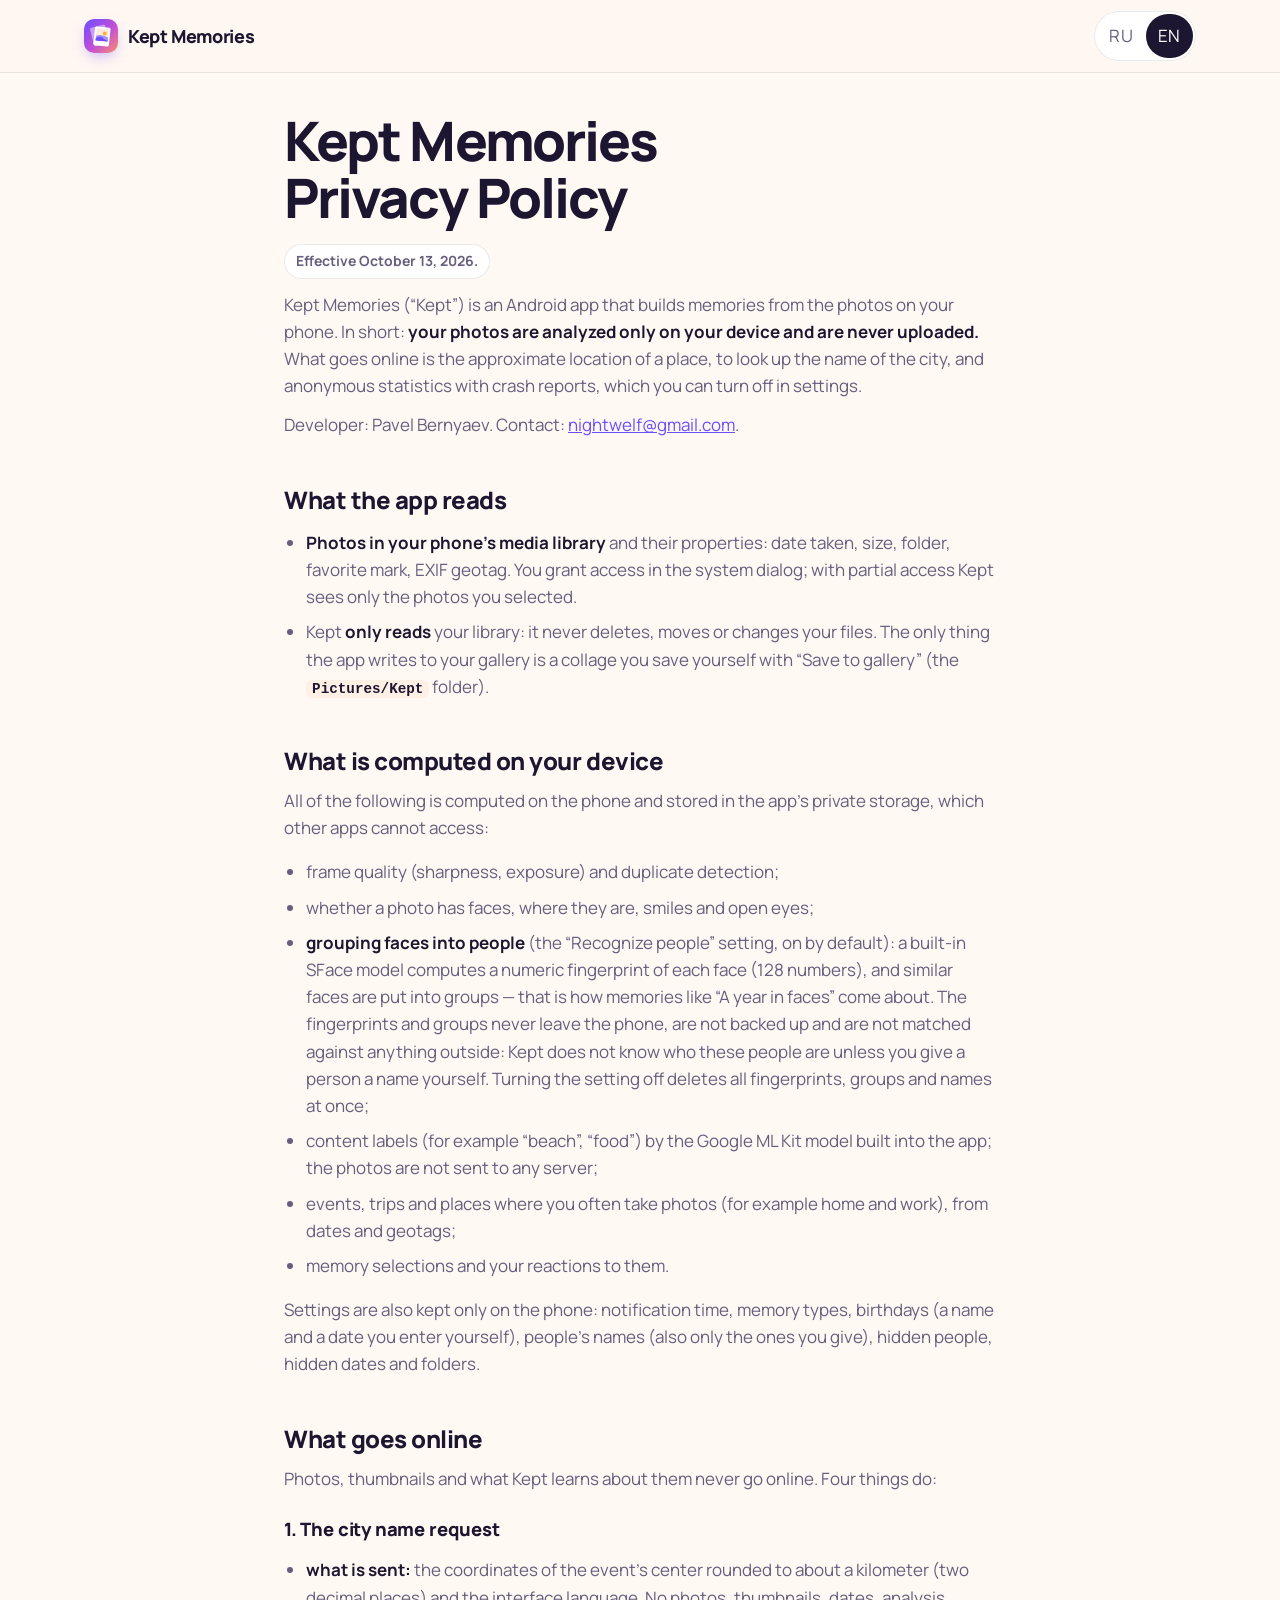
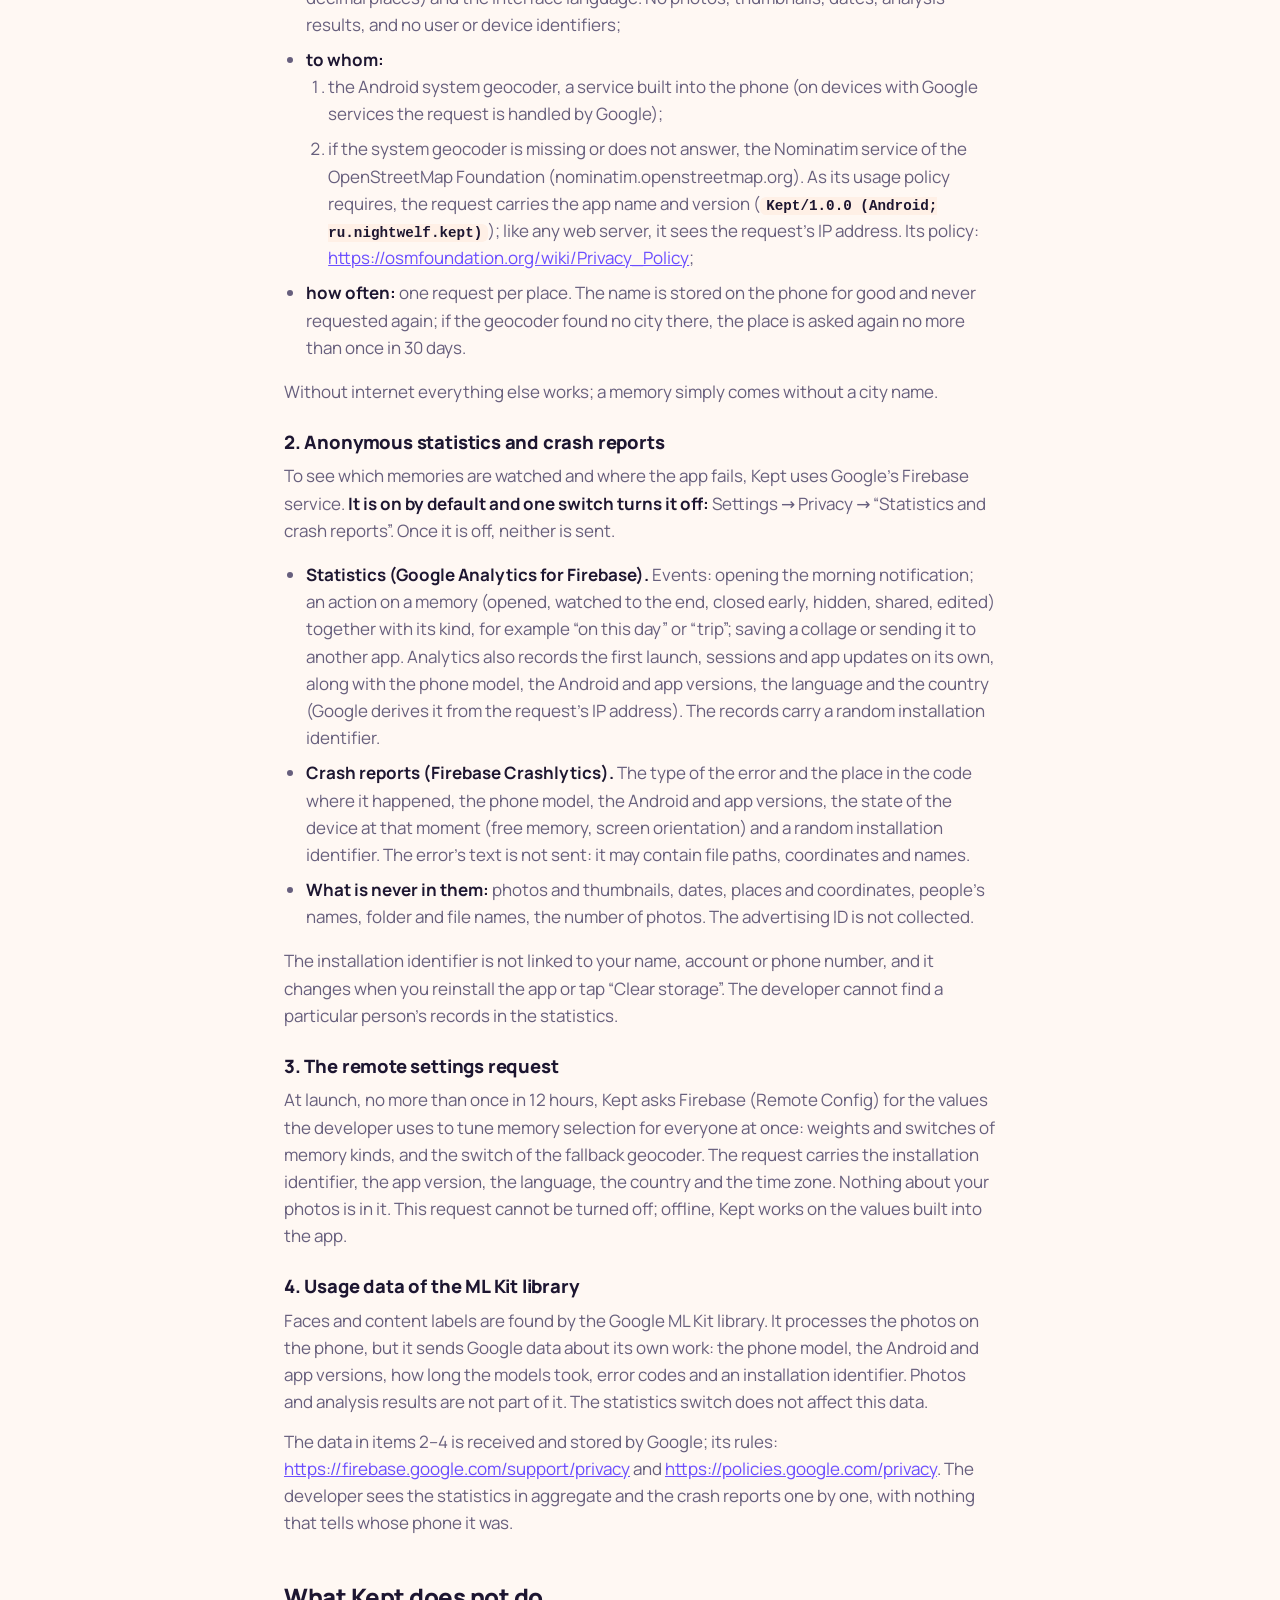
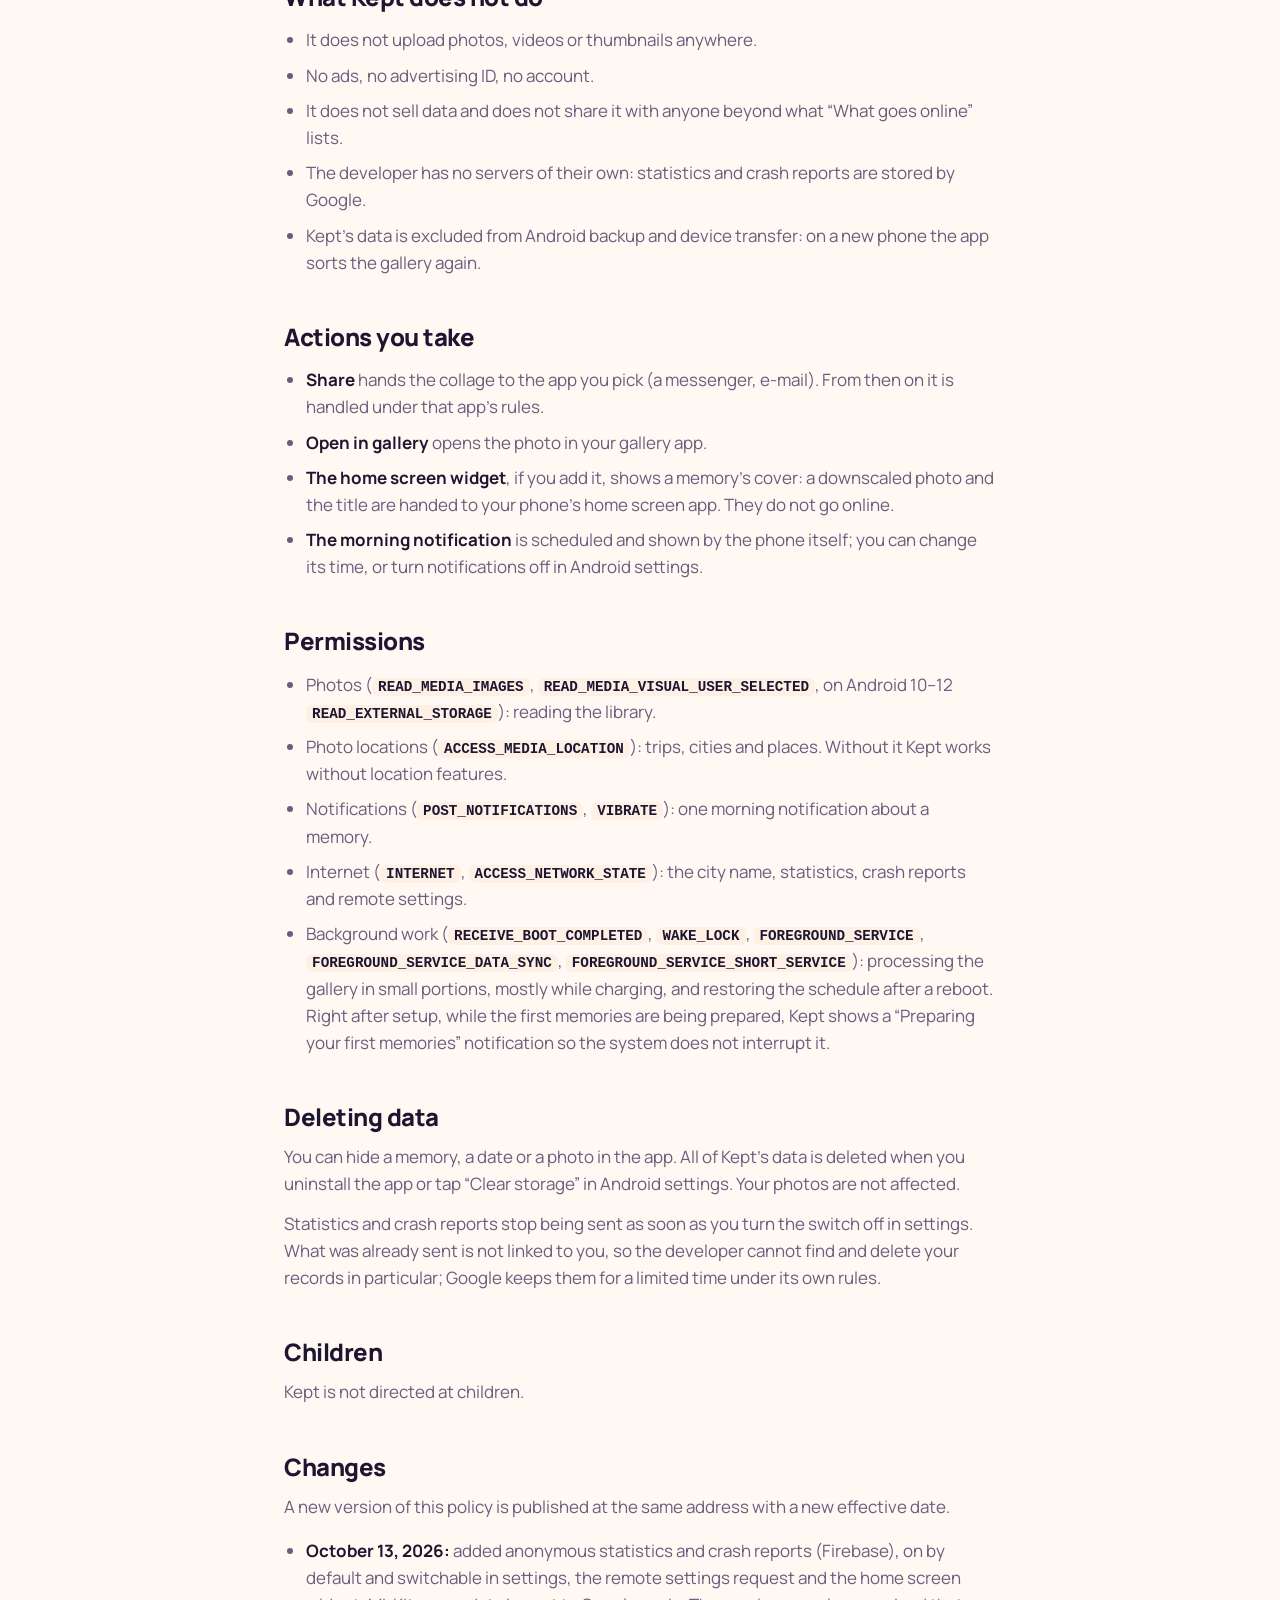
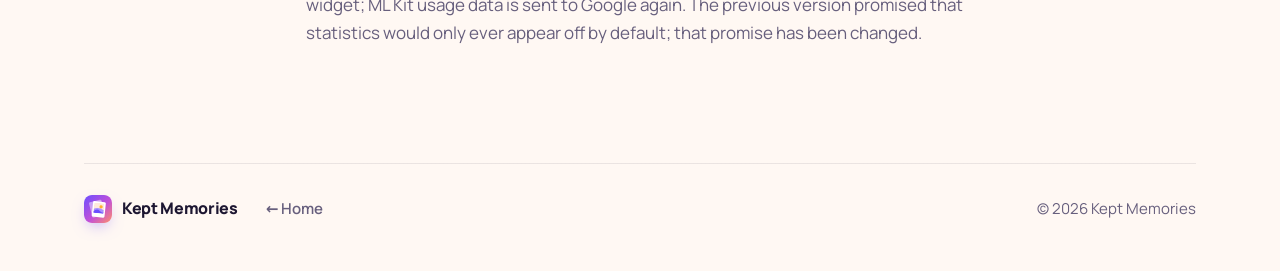
<file: privacy-en.html>
<!doctype html>
<html lang="en">
<head>
  <meta charset="utf-8">
  <meta name="viewport" content="width=device-width, initial-scale=1">
  <title>Privacy Policy — Kept Memories</title>
  <meta name="description" content="How Kept Memories handles data: photos are analyzed only on your phone and never uploaded.">
  <meta name="theme-color" content="#6b4eff">
  <link rel="icon" href="assets/favicon.svg" type="image/svg+xml">
  <link rel="apple-touch-icon" href="assets/apple-touch-icon.png">
  <link rel="stylesheet" href="assets/style.css">
</head>
<body>

<header class="header is-scrolled">
  <div class="wrap">
    <a class="brand" href="./?lang=en"><img src="assets/favicon.svg" alt="" width="34" height="34"><span>Kept Memories</span></a>
    <nav class="lang" style="margin-left:auto" aria-label="Language">
      <a href="privacy.html">RU</a>
      <a href="privacy-en.html" aria-current="true">EN</a>
    </nav>
  </div>
</header>

<!-- The policy itself: edit it here, this page is its only copy. -->
<main class="wrap doc">
<h1 id="kept-memories-privacy-policy">Kept Memories Privacy Policy</h1>
<p>Effective October 13, 2026.</p>
<p>Kept Memories (“Kept”) is an Android app that builds memories from the photos on your phone. In short: <strong>your photos are analyzed only on your device and are never uploaded.</strong> What goes online is the approximate location of a place, to look up the name of the city, and anonymous statistics with crash reports, which you can turn off in settings.</p>
<p>Developer: Pavel Bernyaev. Contact: <a href="mailto:nightwelf@gmail.com">nightwelf@gmail.com</a>.</p>
<h2 id="what-the-app-reads">What the app reads</h2>
<ul>
<li><strong>Photos in your phone’s media library</strong> and their properties: date taken, size, folder, favorite mark, EXIF geotag. You grant access in the system dialog; with partial access Kept sees only the photos you selected.</li>
<li>Kept <strong>only reads</strong> your library: it never deletes, moves or changes your files. The only thing the app writes to your gallery is a collage you save yourself with “Save to gallery” (the <code>Pictures/Kept</code> folder).</li>
</ul>
<h2 id="what-is-computed-on-your-device">What is computed on your device</h2>
<p>All of the following is computed on the phone and stored in the app’s private storage, which other apps cannot access:</p>
<ul>
<li>frame quality (sharpness, exposure) and duplicate detection;</li>
<li>whether a photo has faces, where they are, smiles and open eyes;</li>
<li><strong>grouping faces into people</strong> (the “Recognize people” setting, on by default): a built-in SFace model computes a numeric fingerprint of each face (128 numbers), and similar faces are put into groups&nbsp;— that is how memories like “A year in faces” come about. The fingerprints and groups never leave the phone, are not backed up and are not matched against anything outside: Kept does not know who these people are unless you give a person a name yourself. Turning the setting off deletes all fingerprints, groups and names at once;</li>
<li>content labels (for example “beach”, “food”) by the Google ML Kit model built into the app; the photos are not sent to any server;</li>
<li>events, trips and places where you often take photos (for example home and work), from dates and geotags;</li>
<li>memory selections and your reactions to them.</li>
</ul>
<p>Settings are also kept only on the phone: notification time, memory types, birthdays (a name and a date you enter yourself), people's names (also only the ones you give), hidden people, hidden dates and folders.</p>
<h2 id="what-goes-online">What goes online</h2>
<p>Photos, thumbnails and what Kept learns about them never go online. Four things do:</p>
<h3 id="city-name">1. The city name request</h3>
<ul>
<li><strong>what is sent:</strong> the coordinates of the event’s center rounded to about a kilometer (two decimal places) and the interface language. No photos, thumbnails, dates, analysis results, and no user or device identifiers;</li>
<li><strong>to whom:</strong>
<ol type="1">
<li>the Android system geocoder, a service built into the phone (on devices with Google services the request is handled by Google);</li>
<li>if the system geocoder is missing or does not answer, the Nominatim service of the OpenStreetMap Foundation (nominatim.openstreetmap.org). As its usage policy requires, the request carries the app name and version (<code>Kept/1.0.0 (Android; ru.nightwelf.kept)</code>); like any web server, it sees the request’s IP address. Its policy: <a href="https://osmfoundation.org/wiki/Privacy_Policy" class="uri">https://osmfoundation.org/wiki/Privacy_Policy</a>;</li>
</ol></li>
<li><strong>how often:</strong> one request per place. The name is stored on the phone for good and never requested again; if the geocoder found no city there, the place is asked again no more than once in 30 days.</li>
</ul>
<p>Without internet everything else works; a memory simply comes without a city name.</p>
<h3 id="statistics-and-crash-reports">2. Anonymous statistics and crash reports</h3>
<p>To see which memories are watched and where the app fails, Kept uses Google’s Firebase service. <strong>It is on by default and one switch turns it off:</strong> Settings → Privacy → “Statistics and crash reports”. Once it is off, neither is sent.</p>
<ul>
<li><strong>Statistics (Google Analytics for Firebase).</strong> Events: opening the morning notification; an action on a memory (opened, watched to the end, closed early, hidden, shared, edited) together with its kind, for example “on this day” or “trip”; saving a collage or sending it to another app. Analytics also records the first launch, sessions and app updates on its own, along with the phone model, the Android and app versions, the language and the country (Google derives it from the request’s IP address). The records carry a random installation identifier.</li>
<li><strong>Crash reports (Firebase Crashlytics).</strong> The type of the error and the place in the code where it happened, the phone model, the Android and app versions, the state of the device at that moment (free memory, screen orientation) and a random installation identifier. The error’s text is not sent: it may contain file paths, coordinates and names.</li>
<li><strong>What is never in them:</strong> photos and thumbnails, dates, places and coordinates, people’s names, folder and file names, the number of photos. The advertising ID is not collected.</li>
</ul>
<p>The installation identifier is not linked to your name, account or phone number, and it changes when you reinstall the app or tap “Clear storage”. The developer cannot find a particular person’s records in the statistics.</p>
<h3 id="remote-settings">3. The remote settings request</h3>
<p>At launch, no more than once in 12 hours, Kept asks Firebase (Remote Config) for the values the developer uses to tune memory selection for everyone at once: weights and switches of memory kinds, and the switch of the fallback geocoder. The request carries the installation identifier, the app version, the language, the country and the time zone. Nothing about your photos is in it. This request cannot be turned off; offline, Kept works on the values built into the app.</p>
<h3 id="ml-kit-usage-data">4. Usage data of the ML Kit library</h3>
<p>Faces and content labels are found by the Google ML Kit library. It processes the photos on the phone, but it sends Google data about its own work: the phone model, the Android and app versions, how long the models took, error codes and an installation identifier. Photos and analysis results are not part of it. The statistics switch does not affect this data.</p>
<p>The data in items 2–4 is received and stored by Google; its rules: <a href="https://firebase.google.com/support/privacy" class="uri">https://firebase.google.com/support/privacy</a> and <a href="https://policies.google.com/privacy" class="uri">https://policies.google.com/privacy</a>. The developer sees the statistics in aggregate and the crash reports one by one, with nothing that tells whose phone it was.</p>
<h2 id="what-kept-does-not-do">What Kept does not do</h2>
<ul>
<li>It does not upload photos, videos or thumbnails anywhere.</li>
<li>No ads, no advertising ID, no account.</li>
<li>It does not sell data and does not share it with anyone beyond what “What goes online” lists.</li>
<li>The developer has no servers of their own: statistics and crash reports are stored by Google.</li>
<li>Kept’s data is excluded from Android backup and device transfer: on a new phone the app sorts the gallery again.</li>
</ul>
<h2 id="actions-you-take">Actions you take</h2>
<ul>
<li><strong>Share</strong> hands the collage to the app you pick (a messenger, e-mail). From then on it is handled under that app’s rules.</li>
<li><strong>Open in gallery</strong> opens the photo in your gallery app.</li>
<li><strong>The home screen widget</strong>, if you add it, shows a memory’s cover: a downscaled photo and the title are handed to your phone’s home screen app. They do not go online.</li>
<li><strong>The morning notification</strong> is scheduled and shown by the phone itself; you can change its time, or turn notifications off in Android settings.</li>
</ul>
<h2 id="permissions">Permissions</h2>
<ul>
<li>Photos (<code>READ_MEDIA_IMAGES</code>, <code>READ_MEDIA_VISUAL_USER_SELECTED</code>, on Android 10–12 <code>READ_EXTERNAL_STORAGE</code>): reading the library.</li>
<li>Photo locations (<code>ACCESS_MEDIA_LOCATION</code>): trips, cities and places. Without it Kept works without location features.</li>
<li>Notifications (<code>POST_NOTIFICATIONS</code>, <code>VIBRATE</code>): one morning notification about a memory.</li>
<li>Internet (<code>INTERNET</code>, <code>ACCESS_NETWORK_STATE</code>): the city name, statistics, crash reports and remote settings.</li>
<li>Background work (<code>RECEIVE_BOOT_COMPLETED</code>, <code>WAKE_LOCK</code>, <code>FOREGROUND_SERVICE</code>, <code>FOREGROUND_SERVICE_DATA_SYNC</code>, <code>FOREGROUND_SERVICE_SHORT_SERVICE</code>): processing the gallery in small portions, mostly while charging, and restoring the schedule after a reboot. Right after setup, while the first memories are being prepared, Kept shows a “Preparing your first memories” notification so the system does not interrupt it.</li>
</ul>
<h2 id="deleting-data">Deleting data</h2>
<p>You can hide a memory, a date or a photo in the app. All of Kept’s data is deleted when you uninstall the app or tap “Clear storage” in Android settings. Your photos are not affected.</p>
<p>Statistics and crash reports stop being sent as soon as you turn the switch off in settings. What was already sent is not linked to you, so the developer cannot find and delete your records in particular; Google keeps them for a limited time under its own rules.</p>
<h2 id="children">Children</h2>
<p>Kept is not directed at children.</p>
<h2 id="changes">Changes</h2>
<p>A new version of this policy is published at the same address with a new effective date.</p>
<ul>
<li><strong>October 13, 2026:</strong> added anonymous statistics and crash reports (Firebase), on by default and switchable in settings, the remote settings request and the home screen widget; ML Kit usage data is sent to Google again. The previous version promised that statistics would only ever appear off by default; that promise has been changed.</li>
</ul>
</main>

<footer class="footer">
  <div class="wrap">
    <a class="brand" href="./?lang=en"><img src="assets/favicon.svg" alt="" width="28" height="28"><span>Kept Memories</span></a>
    <a href="./?lang=en">← Home</a>
    <span class="copy">© 2026 Kept Memories</span>
  </div>
</footer>

</body>
</html>
</file>
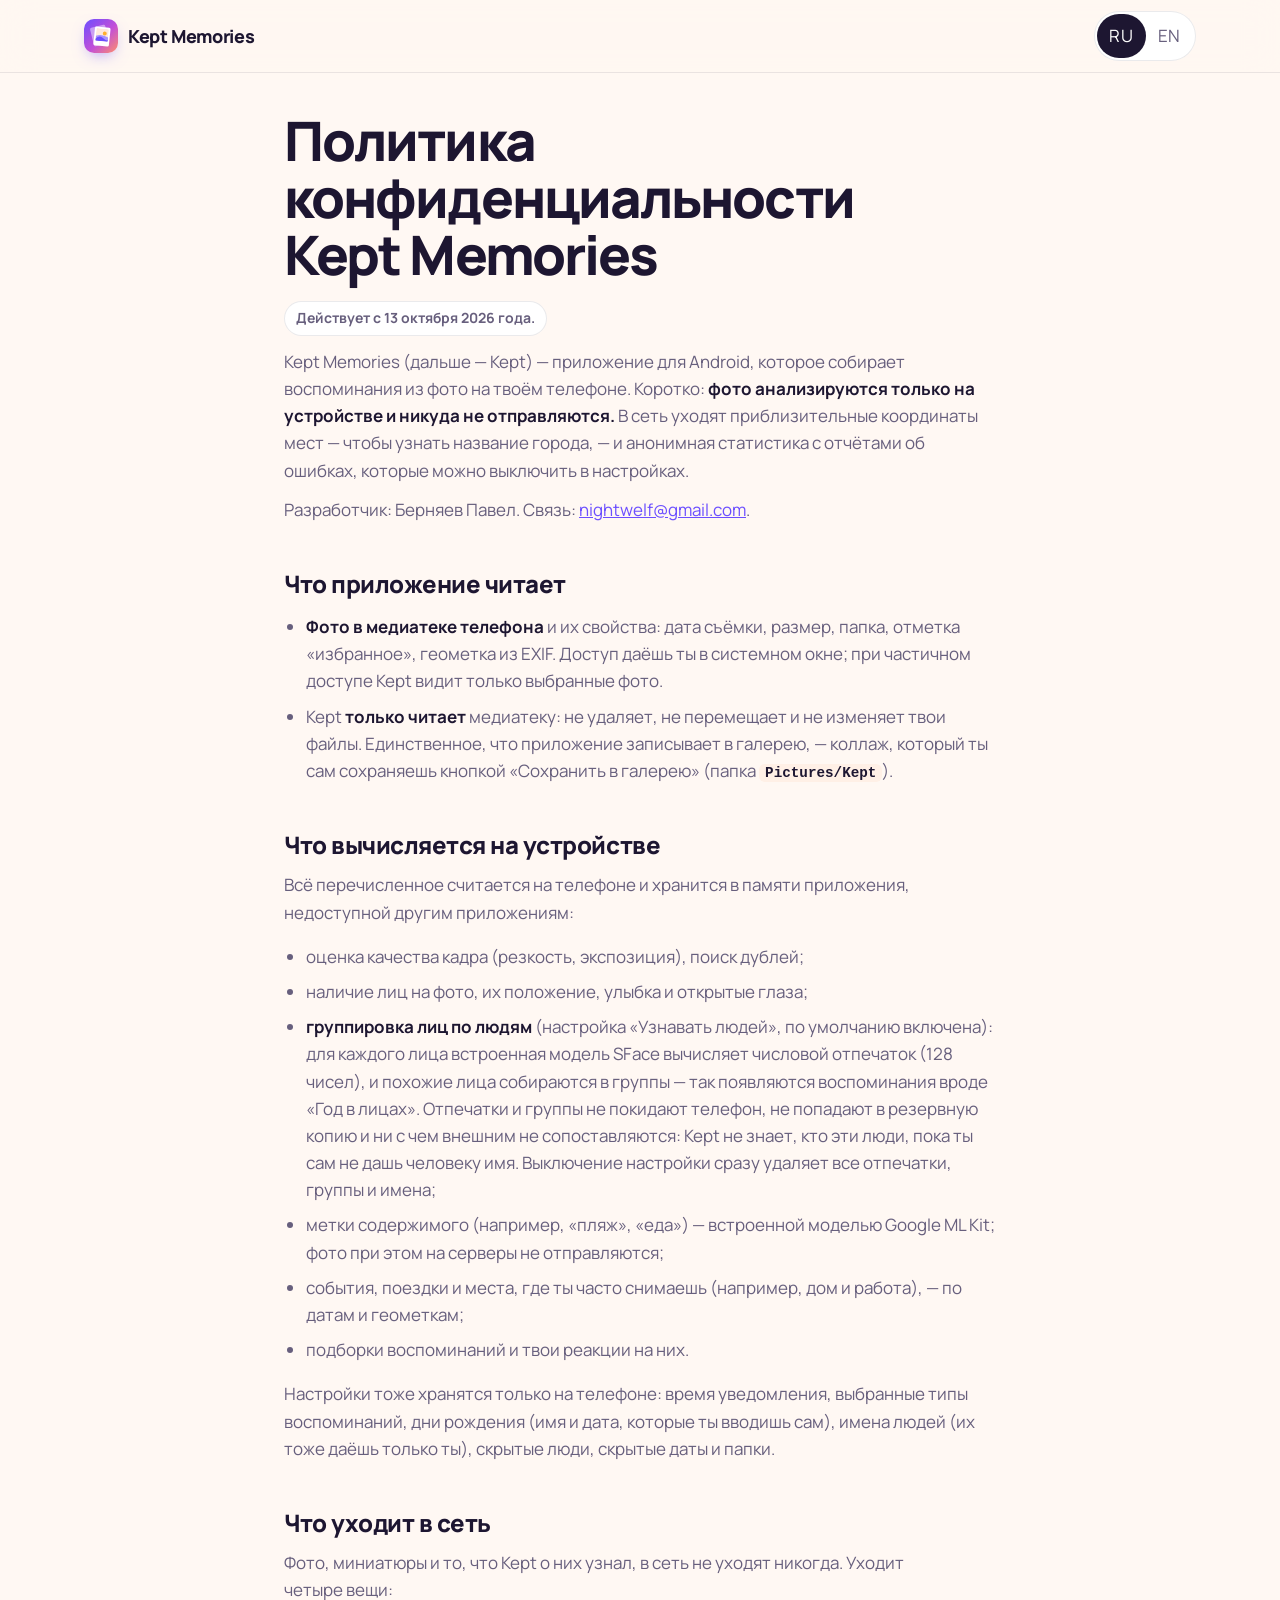
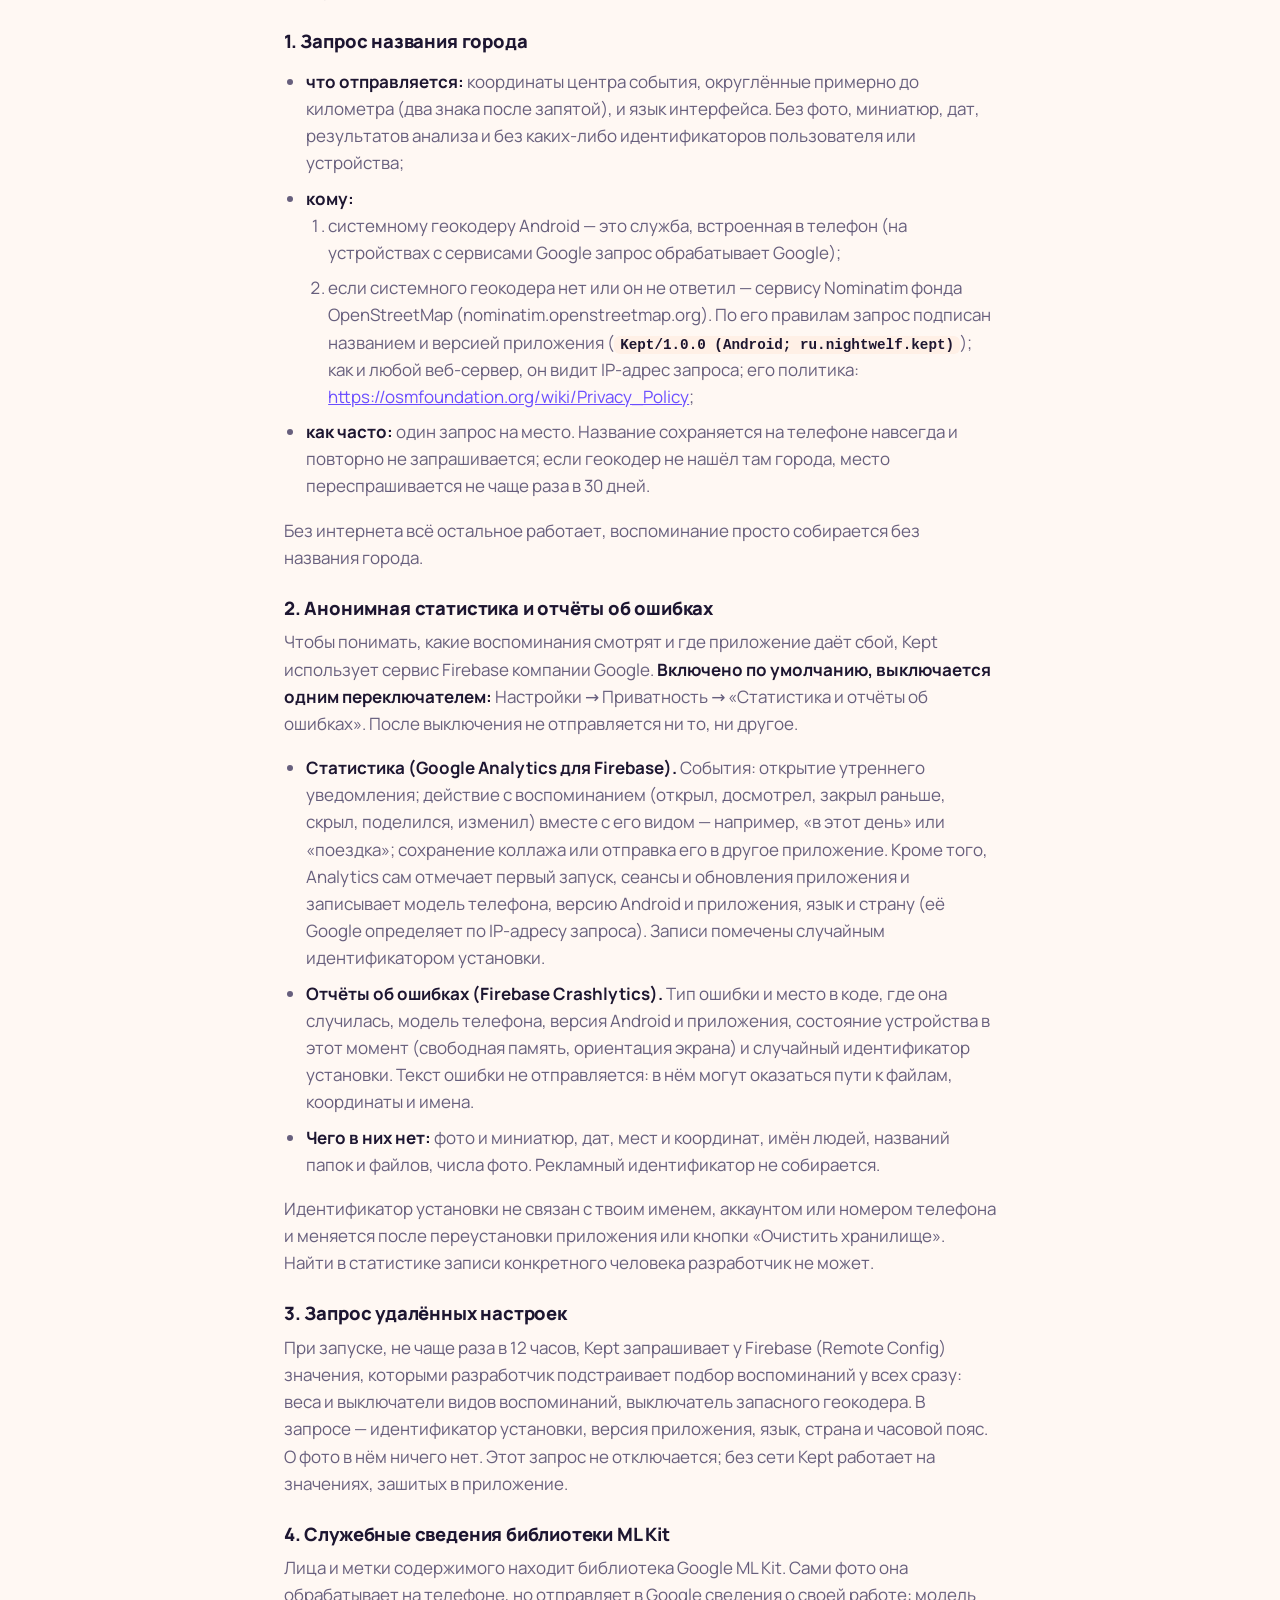
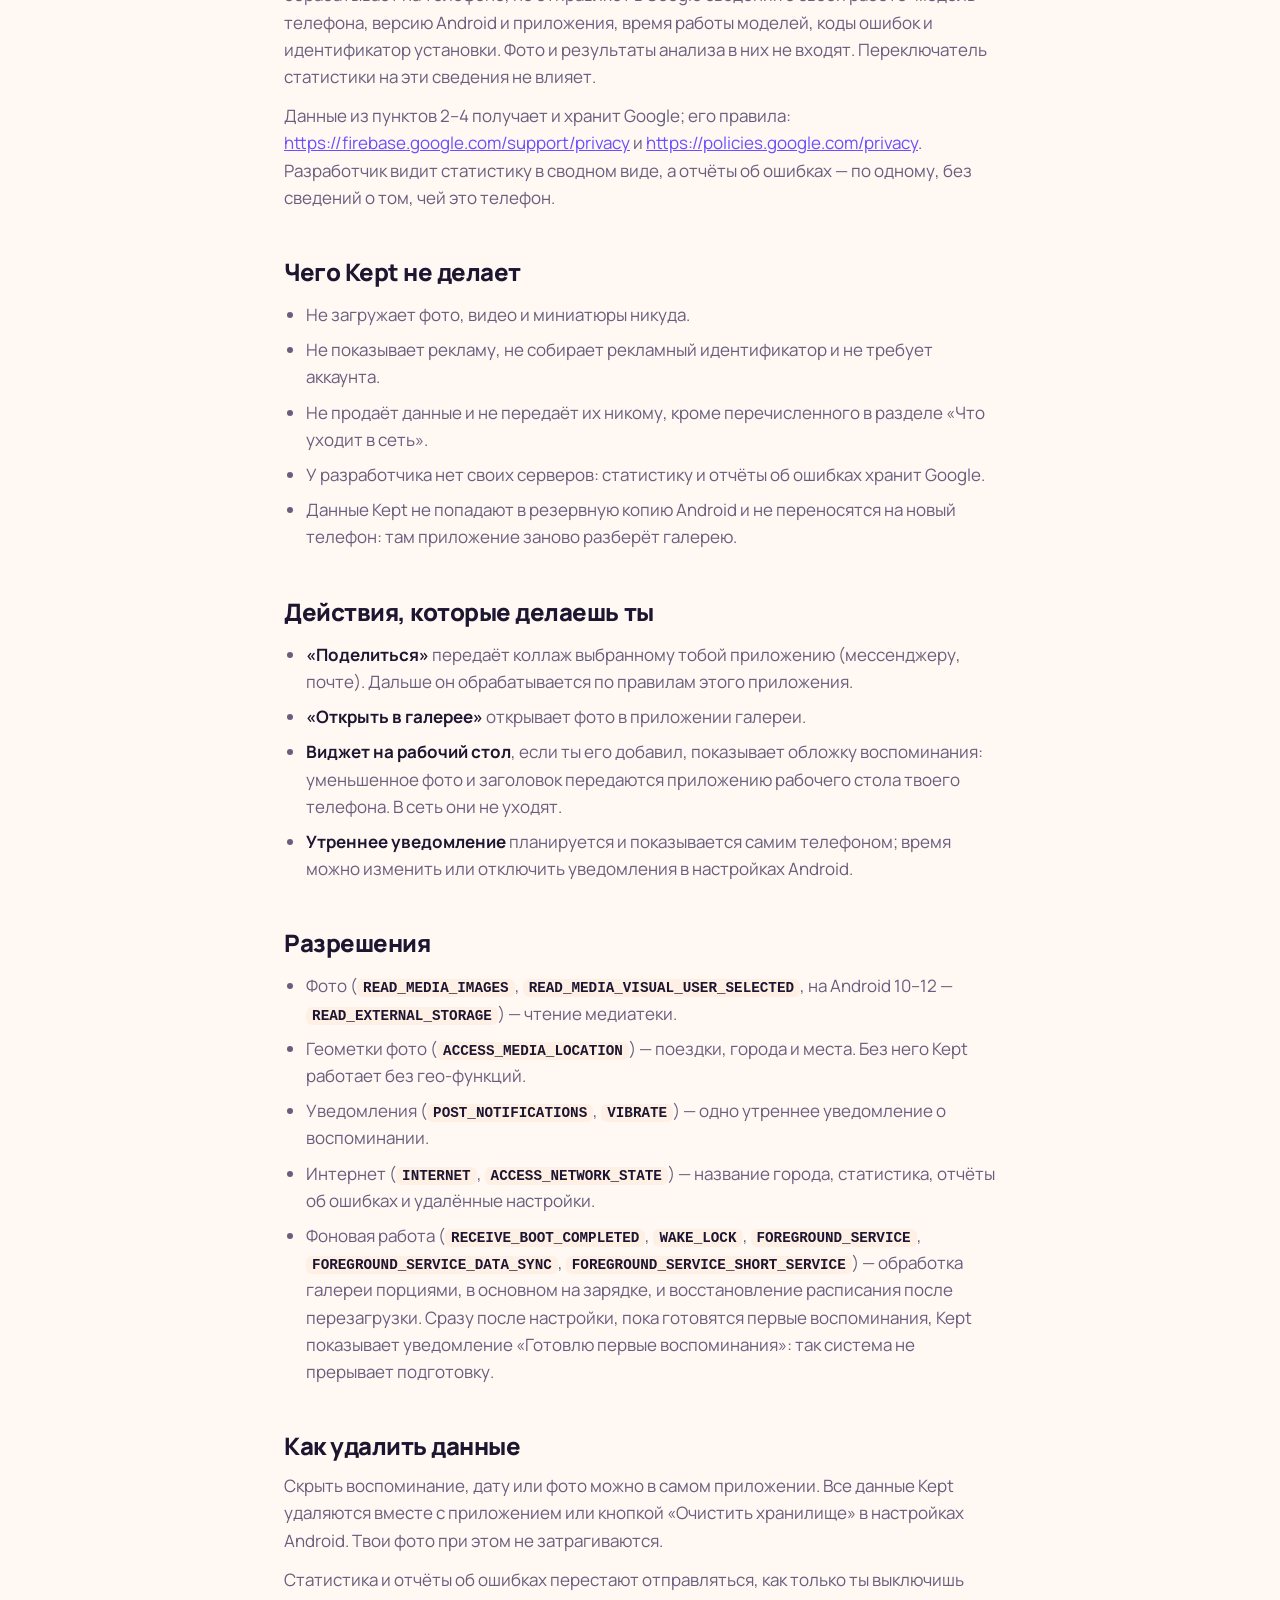
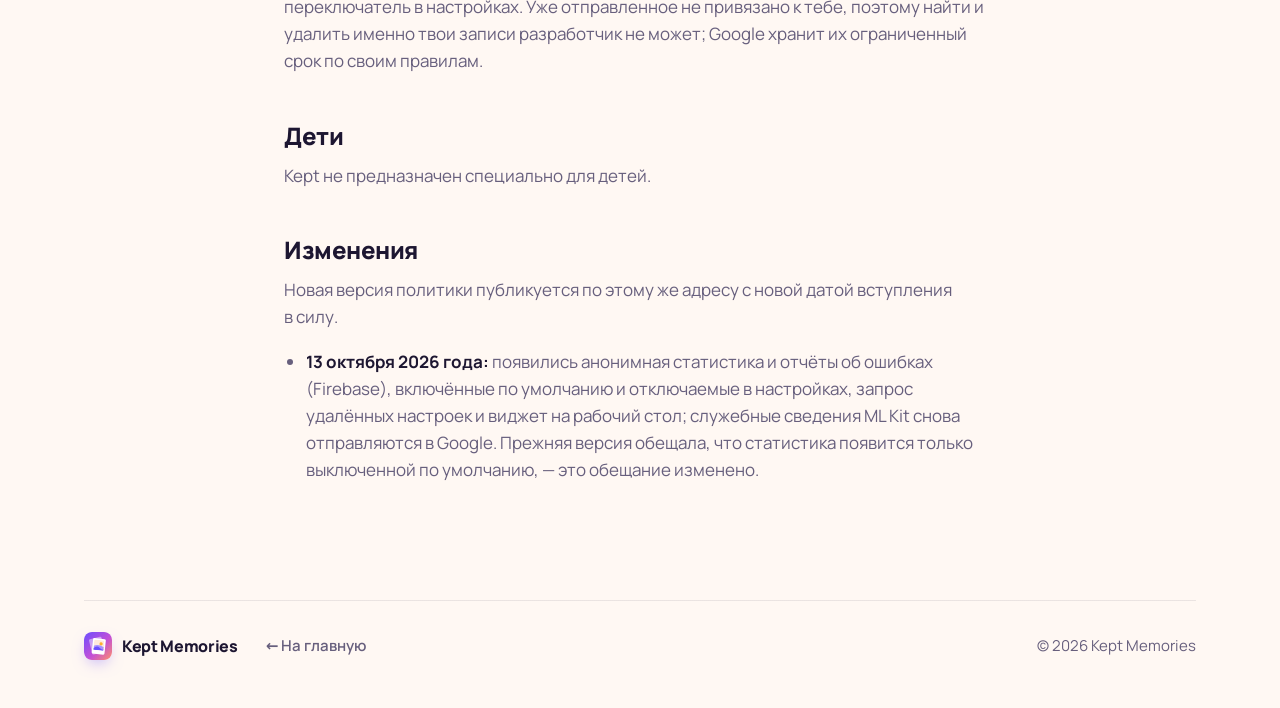
<file: privacy.html>
<!doctype html>
<html lang="ru">
<head>
  <meta charset="utf-8">
  <meta name="viewport" content="width=device-width, initial-scale=1">
  <title>Политика конфиденциальности — Kept Memories</title>
  <meta name="description" content="Как Kept Memories обращается с данными: фото анализируются только на телефоне и никуда не отправляются.">
  <meta name="theme-color" content="#6b4eff">
  <link rel="icon" href="assets/favicon.svg" type="image/svg+xml">
  <link rel="apple-touch-icon" href="assets/apple-touch-icon.png">
  <link rel="stylesheet" href="assets/style.css">
</head>
<body>

<header class="header is-scrolled">
  <div class="wrap">
    <a class="brand" href="./"><img src="assets/favicon.svg" alt="" width="34" height="34"><span>Kept Memories</span></a>
    <nav class="lang" style="margin-left:auto" aria-label="Язык">
      <a href="privacy.html" aria-current="true">RU</a>
      <a href="privacy-en.html">EN</a>
    </nav>
  </div>
</header>

<!-- The policy itself: edit it here, this page is its only copy. -->
<main class="wrap doc">
<h1 id="политика-конфиденциальности-kept-memories">Политика конфиденциальности Kept Memories</h1>
<p>Действует с 13 октября 2026 года.</p>
<p>Kept Memories (дальше&nbsp;— Kept)&nbsp;— приложение для Android, которое собирает воспоминания из фото на твоём телефоне. Коротко: <strong>фото анализируются только на устройстве и никуда не отправляются.</strong> В сеть уходят приблизительные координаты мест&nbsp;— чтобы узнать название города,&nbsp;— и анонимная статистика с отчётами об ошибках, которые можно выключить в настройках.</p>
<p>Разработчик: Берняев Павел. Связь: <a href="mailto:nightwelf@gmail.com">nightwelf@gmail.com</a>.</p>
<h2 id="что-приложение-читает">Что приложение читает</h2>
<ul>
<li><strong>Фото в медиатеке телефона</strong> и их свойства: дата съёмки, размер, папка, отметка «избранное», геометка из EXIF. Доступ даёшь ты в системном окне; при частичном доступе Kept видит только выбранные фото.</li>
<li>Kept <strong>только читает</strong> медиатеку: не удаляет, не перемещает и не изменяет твои файлы. Единственное, что приложение записывает в галерею,&nbsp;— коллаж, который ты сам сохраняешь кнопкой «Сохранить в галерею» (папка <code>Pictures/Kept</code>).</li>
</ul>
<h2 id="что-вычисляется-на-устройстве">Что вычисляется на устройстве</h2>
<p>Всё перечисленное считается на телефоне и хранится в памяти приложения, недоступной другим приложениям:</p>
<ul>
<li>оценка качества кадра (резкость, экспозиция), поиск дублей;</li>
<li>наличие лиц на фото, их положение, улыбка и открытые глаза;</li>
<li><strong>группировка лиц по людям</strong> (настройка «Узнавать людей», по умолчанию включена): для каждого лица встроенная модель SFace вычисляет числовой отпечаток (128 чисел), и похожие лица собираются в группы&nbsp;— так появляются воспоминания вроде «Год в лицах». Отпечатки и группы не покидают телефон, не попадают в резервную копию и ни с чем внешним не сопоставляются: Kept не знает, кто эти люди, пока ты сам не дашь человеку имя. Выключение настройки сразу удаляет все отпечатки, группы и имена;</li>
<li>метки содержимого (например, «пляж», «еда»)&nbsp;— встроенной моделью Google ML Kit; фото при этом на серверы не отправляются;</li>
<li>события, поездки и места, где ты часто снимаешь (например, дом и работа),&nbsp;— по датам и геометкам;</li>
<li>подборки воспоминаний и твои реакции на них.</li>
</ul>
<p>Настройки тоже хранятся только на телефоне: время уведомления, выбранные типы воспоминаний, дни рождения (имя и дата, которые ты вводишь сам), имена людей (их тоже даёшь только ты), скрытые люди, скрытые даты и папки.</p>
<h2 id="что-уходит-в-сеть">Что уходит в сеть</h2>
<p>Фото, миниатюры и то, что Kept о них узнал, в сеть не уходят никогда. Уходит четыре вещи:</p>
<h3 id="название-города">1. Запрос названия города</h3>
<ul>
<li><strong>что отправляется:</strong> координаты центра события, округлённые примерно до километра (два знака после запятой), и язык интерфейса. Без фото, миниатюр, дат, результатов анализа и без каких-либо идентификаторов пользователя или устройства;</li>
<li><strong>кому:</strong>
<ol type="1">
<li>системному геокодеру Android&nbsp;— это служба, встроенная в телефон (на устройствах с сервисами Google запрос обрабатывает Google);</li>
<li>если системного геокодера нет или он не ответил&nbsp;— сервису Nominatim фонда OpenStreetMap (nominatim.openstreetmap.org). По его правилам запрос подписан названием и версией приложения (<code>Kept/1.0.0 (Android; ru.nightwelf.kept)</code>); как и любой веб-сервер, он видит IP-адрес запроса; его политика: <a href="https://osmfoundation.org/wiki/Privacy_Policy" class="uri">https://osmfoundation.org/wiki/Privacy_Policy</a>;</li>
</ol></li>
<li><strong>как часто:</strong> один запрос на место. Название сохраняется на телефоне навсегда и повторно не запрашивается; если геокодер не нашёл там города, место переспрашивается не чаще раза в 30 дней.</li>
</ul>
<p>Без интернета всё остальное работает, воспоминание просто собирается без названия города.</p>
<h3 id="статистика-и-отчёты-об-ошибках">2. Анонимная статистика и отчёты об ошибках</h3>
<p>Чтобы понимать, какие воспоминания смотрят и где приложение даёт сбой, Kept использует сервис Firebase компании Google. <strong>Включено по умолчанию, выключается одним переключателем:</strong> Настройки → Приватность → «Статистика и отчёты об ошибках». После выключения не отправляется ни то, ни другое.</p>
<ul>
<li><strong>Статистика (Google Analytics для Firebase).</strong> События: открытие утреннего уведомления; действие с воспоминанием (открыл, досмотрел, закрыл раньше, скрыл, поделился, изменил) вместе с его видом&nbsp;— например, «в этот день» или «поездка»; сохранение коллажа или отправка его в другое приложение. Кроме того, Analytics сам отмечает первый запуск, сеансы и обновления приложения и записывает модель телефона, версию Android и приложения, язык и страну (её Google определяет по IP-адресу запроса). Записи помечены случайным идентификатором установки.</li>
<li><strong>Отчёты об ошибках (Firebase Crashlytics).</strong> Тип ошибки и место в коде, где она случилась, модель телефона, версия Android и приложения, состояние устройства в этот момент (свободная память, ориентация экрана) и случайный идентификатор установки. Текст ошибки не отправляется: в нём могут оказаться пути к файлам, координаты и имена.</li>
<li><strong>Чего в них нет:</strong> фото и миниатюр, дат, мест и координат, имён людей, названий папок и файлов, числа фото. Рекламный идентификатор не собирается.</li>
</ul>
<p>Идентификатор установки не связан с твоим именем, аккаунтом или номером телефона и меняется после переустановки приложения или кнопки «Очистить хранилище». Найти в статистике записи конкретного человека разработчик не может.</p>
<h3 id="удалённые-настройки">3. Запрос удалённых настроек</h3>
<p>При запуске, не чаще раза в 12 часов, Kept запрашивает у Firebase (Remote Config) значения, которыми разработчик подстраивает подбор воспоминаний у всех сразу: веса и выключатели видов воспоминаний, выключатель запасного геокодера. В запросе&nbsp;— идентификатор установки, версия приложения, язык, страна и часовой пояс. О фото в нём ничего нет. Этот запрос не отключается; без сети Kept работает на значениях, зашитых в приложение.</p>
<h3 id="служебные-сведения-ml-kit">4. Служебные сведения библиотеки ML Kit</h3>
<p>Лица и метки содержимого находит библиотека Google ML Kit. Сами фото она обрабатывает на телефоне, но отправляет в Google сведения о своей работе: модель телефона, версию Android и приложения, время работы моделей, коды ошибок и идентификатор установки. Фото и результаты анализа в них не входят. Переключатель статистики на эти сведения не влияет.</p>
<p>Данные из пунктов 2–4 получает и хранит Google; его правила: <a href="https://firebase.google.com/support/privacy" class="uri">https://firebase.google.com/support/privacy</a> и <a href="https://policies.google.com/privacy" class="uri">https://policies.google.com/privacy</a>. Разработчик видит статистику в сводном виде, а отчёты об ошибках&nbsp;— по одному, без сведений о том, чей это телефон.</p>
<h2 id="чего-kept-не-делает">Чего Kept не делает</h2>
<ul>
<li>Не загружает фото, видео и миниатюры никуда.</li>
<li>Не показывает рекламу, не собирает рекламный идентификатор и не требует аккаунта.</li>
<li>Не продаёт данные и не передаёт их никому, кроме перечисленного в разделе «Что уходит в сеть».</li>
<li>У разработчика нет своих серверов: статистику и отчёты об ошибках хранит Google.</li>
<li>Данные Kept не попадают в резервную копию Android и не переносятся на новый телефон: там приложение заново разберёт галерею.</li>
</ul>
<h2 id="действия-которые-делаешь-ты">Действия, которые делаешь ты</h2>
<ul>
<li><strong>«Поделиться»</strong> передаёт коллаж выбранному тобой приложению (мессенджеру, почте). Дальше он обрабатывается по правилам этого приложения.</li>
<li><strong>«Открыть в галерее»</strong> открывает фото в приложении галереи.</li>
<li><strong>Виджет на рабочий стол</strong>, если ты его добавил, показывает обложку воспоминания: уменьшенное фото и заголовок передаются приложению рабочего стола твоего телефона. В сеть они не уходят.</li>
<li><strong>Утреннее уведомление</strong> планируется и показывается самим телефоном; время можно изменить или отключить уведомления в настройках Android.</li>
</ul>
<h2 id="разрешения">Разрешения</h2>
<ul>
<li>Фото (<code>READ_MEDIA_IMAGES</code>, <code>READ_MEDIA_VISUAL_USER_SELECTED</code>, на Android 10–12&nbsp;— <code>READ_EXTERNAL_STORAGE</code>)&nbsp;— чтение медиатеки.</li>
<li>Геометки фото (<code>ACCESS_MEDIA_LOCATION</code>)&nbsp;— поездки, города и места. Без него Kept работает без гео-функций.</li>
<li>Уведомления (<code>POST_NOTIFICATIONS</code>, <code>VIBRATE</code>)&nbsp;— одно утреннее уведомление о воспоминании.</li>
<li>Интернет (<code>INTERNET</code>, <code>ACCESS_NETWORK_STATE</code>)&nbsp;— название города, статистика, отчёты об ошибках и удалённые настройки.</li>
<li>Фоновая работа (<code>RECEIVE_BOOT_COMPLETED</code>, <code>WAKE_LOCK</code>, <code>FOREGROUND_SERVICE</code>, <code>FOREGROUND_SERVICE_DATA_SYNC</code>, <code>FOREGROUND_SERVICE_SHORT_SERVICE</code>)&nbsp;— обработка галереи порциями, в основном на зарядке, и восстановление расписания после перезагрузки. Сразу после настройки, пока готовятся первые воспоминания, Kept показывает уведомление «Готовлю первые воспоминания»: так система не прерывает подготовку.</li>
</ul>
<h2 id="как-удалить-данные">Как удалить данные</h2>
<p>Скрыть воспоминание, дату или фото можно в самом приложении. Все данные Kept удаляются вместе с приложением или кнопкой «Очистить хранилище» в настройках Android. Твои фото при этом не затрагиваются.</p>
<p>Статистика и отчёты об ошибках перестают отправляться, как только ты выключишь переключатель в настройках. Уже отправленное не привязано к тебе, поэтому найти и удалить именно твои записи разработчик не может; Google хранит их ограниченный срок по своим правилам.</p>
<h2 id="дети">Дети</h2>
<p>Kept не предназначен специально для детей.</p>
<h2 id="изменения">Изменения</h2>
<p>Новая версия политики публикуется по этому же адресу с новой датой вступления в силу.</p>
<ul>
<li><strong>13 октября 2026 года:</strong> появились анонимная статистика и отчёты об ошибках (Firebase), включённые по умолчанию и отключаемые в настройках, запрос удалённых настроек и виджет на рабочий стол; служебные сведения ML Kit снова отправляются в Google. Прежняя версия обещала, что статистика появится только выключенной по умолчанию,&nbsp;— это обещание изменено.</li>
</ul>
</main>

<footer class="footer">
  <div class="wrap">
    <a class="brand" href="./"><img src="assets/favicon.svg" alt="" width="28" height="28"><span>Kept Memories</span></a>
    <a href="./">← На главную</a>
    <span class="copy">© 2026 Kept Memories</span>
  </div>
</footer>

</body>
</html>
</file>
<file: assets/style.css>
/* Kept Memories — site styles. Fonts are self-hosted: a privacy site does
   not hand visitors' IPs to a font CDN. */

@font-face {
  font-family: "Manrope";
  src: url("fonts/manrope-cyrillic.woff2") format("woff2");
  font-weight: 400 800;
  font-display: swap;
  unicode-range: U+0301, U+0400-045F, U+0490-0491, U+04B0-04B1, U+2116;
}
@font-face {
  font-family: "Manrope";
  src: url("fonts/manrope-latin.woff2") format("woff2");
  font-weight: 400 800;
  font-display: swap;
  unicode-range: U+0000-00FF, U+0131, U+0152-0153, U+02BB-02BC, U+02C6, U+02DA,
    U+02DC, U+0304, U+0308, U+0329, U+2000-206F, U+20AC, U+2122, U+2191, U+2193,
    U+2212, U+2215, U+FEFF, U+FFFD;
}
@font-face {
  font-family: "Playfair Display";
  font-style: italic;
  src: url("fonts/playfair-display-cyrillic.woff2") format("woff2");
  font-weight: 500 700;
  font-display: swap;
  unicode-range: U+0301, U+0400-045F, U+0490-0491, U+04B0-04B1, U+2116;
}
@font-face {
  font-family: "Playfair Display";
  font-style: italic;
  src: url("fonts/playfair-display-latin.woff2") format("woff2");
  font-weight: 500 700;
  font-display: swap;
  unicode-range: U+0000-00FF, U+0131, U+0152-0153, U+02BB-02BC, U+02C6, U+02DA,
    U+02DC, U+0304, U+0308, U+0329, U+2000-206F, U+20AC, U+2122, U+2191, U+2193,
    U+2212, U+2215, U+FEFF, U+FFFD;
}

:root {
  --violet: #6b4eff;
  --magenta: #c24fd8;
  --coral: #ff8f6b;
  --sun: #ffb02e;
  --grad: linear-gradient(115deg, var(--violet) 0%, var(--magenta) 52%, var(--coral) 100%);

  --bg: #fff8f3;
  --bg-soft: #fff0e6;
  --surface: #ffffff;
  --text: #1d1631;
  --muted: #675f7d;
  --line: rgba(29, 22, 49, 0.09);
  --shadow: 0 1px 2px rgba(29, 22, 49, 0.04), 0 24px 48px -24px rgba(76, 44, 170, 0.28);
  --btn-bg: #1d1631;
  --btn-text: #ffffff;

  --radius: 28px;
  --wrap: 1160px;
  --gutter: 24px;
  --ease: cubic-bezier(0.2, 0.7, 0.2, 1);

  color-scheme: light;
}

@media (prefers-color-scheme: dark) {
  :root {
    --bg: #0e0a19;
    --bg-soft: #150f25;
    --surface: #1a1330;
    --text: #f4efff;
    --muted: #a99fc4;
    --line: rgba(255, 255, 255, 0.09);
    --shadow: 0 1px 2px rgba(0, 0, 0, 0.3), 0 24px 48px -24px rgba(0, 0, 0, 0.7);
    --btn-bg: #ffffff;
    --btn-text: #1d1631;
    color-scheme: dark;
  }
}

/* Both languages live in the page; the other one is hidden. */
html[lang="ru"] [lang="en"],
html[lang="en"] [lang="ru"] {
  display: none !important;
}

*,
*::before,
*::after {
  box-sizing: border-box;
}

html {
  scroll-behavior: smooth;
  scroll-padding-top: 88px;
  -webkit-text-size-adjust: 100%;
}

body {
  margin: 0;
  background: var(--bg);
  color: var(--text);
  font: 400 17px/1.6 "Manrope", system-ui, -apple-system, "Segoe UI", Roboto, sans-serif;
  -webkit-font-smoothing: antialiased;
  overflow-x: hidden;
}

img,
svg {
  display: block;
  max-width: 100%;
}

a {
  color: inherit;
}

:focus-visible {
  outline: 3px solid var(--violet);
  outline-offset: 3px;
  border-radius: 8px;
}

h1,
h2,
h3 {
  margin: 0;
  font-weight: 800;
  letter-spacing: -0.035em;
  line-height: 1.05;
  text-wrap: balance;
}

p {
  margin: 0;
  text-wrap: pretty;
}

em {
  font-family: "Playfair Display", Georgia, serif;
  font-style: italic;
  font-weight: 600;
  letter-spacing: -0.01em;
  background: var(--grad);
  -webkit-background-clip: text;
  background-clip: text;
  color: transparent;
  padding: 0 0.04em;
}

.wrap {
  width: 100%;
  max-width: var(--wrap);
  margin: 0 auto;
  padding: 0 var(--gutter);
}

.ic {
  width: 24px;
  height: 24px;
  fill: currentColor;
  flex: none;
}

.sprite {
  position: absolute;
  width: 0;
  height: 0;
  overflow: hidden;
}

.skip {
  position: absolute;
  left: -999px;
  top: 8px;
  z-index: 100;
  padding: 10px 16px;
  border-radius: 12px;
  background: var(--btn-bg);
  color: var(--btn-text);
}
.skip:focus {
  left: 8px;
}

/* ---------- Header ---------- */

.header {
  position: sticky;
  top: 0;
  z-index: 50;
  transition: background-color 0.3s, box-shadow 0.3s;
}
.header.is-scrolled {
  background: color-mix(in srgb, var(--bg) 78%, transparent);
  -webkit-backdrop-filter: saturate(160%) blur(16px);
  backdrop-filter: saturate(160%) blur(16px);
  box-shadow: 0 1px 0 var(--line);
}
.header .wrap {
  display: flex;
  align-items: center;
  gap: 24px;
  height: 72px;
}

.brand {
  display: inline-flex;
  align-items: center;
  gap: 10px;
  font-weight: 800;
  font-size: 18px;
  letter-spacing: -0.02em;
  text-decoration: none;
}
.brand img {
  width: 34px;
  height: 34px;
  border-radius: 10px;
  box-shadow: 0 6px 16px -6px rgba(107, 78, 255, 0.6);
}

.nav {
  display: flex;
  gap: 28px;
  margin-left: auto;
}
.nav a {
  color: var(--muted);
  font-size: 15px;
  font-weight: 600;
  text-decoration: none;
  transition: color 0.2s;
}
.nav a:hover {
  color: var(--text);
}

.lang {
  display: inline-flex;
  padding: 3px;
  border-radius: 999px;
  background: var(--surface);
  box-shadow: inset 0 0 0 1px var(--line);
}
.lang button,
.lang a {
  border: 0;
  background: none;
  color: var(--muted);
  font: 700 13px/1 inherit;
  font-family: inherit;
  letter-spacing: 0.04em;
  padding: 8px 12px;
  border-radius: 999px;
  cursor: pointer;
  text-decoration: none;
  transition: background-color 0.2s, color 0.2s;
}
.lang [aria-pressed="true"],
.lang [aria-current="true"] {
  background: var(--btn-bg);
  color: var(--btn-text);
}

/* ---------- Hero ---------- */

.hero {
  position: relative;
  padding: 40px 0 24px;
  isolation: isolate;
}

.aurora {
  position: absolute;
  inset: -120px 0 0;
  z-index: -1;
  overflow: hidden;
  pointer-events: none;
}
.aurora span {
  position: absolute;
  border-radius: 50%;
  filter: blur(70px);
  opacity: 0.55;
  animation: drift 22s var(--ease) infinite alternate;
}
.aurora span:nth-child(1) {
  width: 520px;
  height: 520px;
  left: -140px;
  top: 40px;
  background: #b9a8ff;
}
.aurora span:nth-child(2) {
  width: 460px;
  height: 460px;
  right: -80px;
  top: -40px;
  background: #ffc2a8;
  animation-delay: -7s;
}
.aurora span:nth-child(3) {
  width: 420px;
  height: 420px;
  left: 45%;
  top: 360px;
  background: #f3b0ea;
  animation-delay: -14s;
}
@media (prefers-color-scheme: dark) {
  .aurora span {
    opacity: 0.28;
  }
}
@keyframes drift {
  to {
    transform: translate(60px, 40px) scale(1.15);
  }
}

.hero .wrap {
  display: grid;
  grid-template-columns: 1.05fr 1fr;
  align-items: center;
  gap: 48px;
}

.eyebrow {
  display: inline-flex;
  align-items: center;
  gap: 8px;
  padding: 7px 14px 7px 8px;
  border-radius: 999px;
  background: var(--surface);
  box-shadow: inset 0 0 0 1px var(--line), var(--shadow);
  font-size: 14px;
  font-weight: 700;
  color: var(--muted);
}
.eyebrow i {
  display: grid;
  place-items: center;
  width: 24px;
  height: 24px;
  border-radius: 50%;
  background: var(--grad);
  color: #fff;
}
.eyebrow .ic {
  width: 14px;
  height: 14px;
}

.hero h1 {
  margin: 22px 0 22px;
  font-size: clamp(2.6rem, 1.4rem + 3.8vw, 4.4rem);
  line-height: 1.02;
}
.lead {
  max-width: 34em;
  font-size: clamp(1.05rem, 0.98rem + 0.35vw, 1.22rem);
  color: var(--muted);
}

.stores {
  display: flex;
  flex-wrap: wrap;
  gap: 12px;
  margin-top: 34px;
}
.store {
  display: inline-flex;
  align-items: center;
  gap: 12px;
  min-width: 190px;
  padding: 12px 22px 12px 16px;
  border-radius: 18px;
  background: var(--btn-bg);
  color: var(--btn-text);
  text-decoration: none;
  line-height: 1.15;
  box-shadow: 0 18px 32px -18px rgba(29, 22, 49, 0.7);
  transition: transform 0.25s var(--ease), box-shadow 0.25s;
}
.store:hover {
  transform: translateY(-2px);
}
.store small {
  display: block;
  font-size: 12px;
  font-weight: 600;
  opacity: 0.7;
}
.store b {
  font-size: 18px;
  font-weight: 800;
  letter-spacing: -0.01em;
}
.store .ic {
  width: 28px;
  height: 28px;
}
.store[aria-disabled="true"] {
  cursor: default;
}

.facts {
  display: flex;
  flex-wrap: wrap;
  gap: 8px 22px;
  margin: 26px 0 0;
  padding: 0;
  list-style: none;
  color: var(--muted);
  font-size: 15px;
  font-weight: 600;
}
.facts li {
  display: inline-flex;
  align-items: center;
  gap: 7px;
}
.facts .ic {
  width: 18px;
  height: 18px;
  color: var(--violet);
}

/* Hero visual: phone with a story, a notification, two polaroids. */

.visual {
  position: relative;
  display: grid;
  place-items: center;
  min-height: 680px;
  perspective: 1400px;
}

.phone {
  position: relative;
  z-index: 2;
  width: 300px;
  height: 624px;
  padding: 11px;
  border-radius: 52px;
  background: linear-gradient(145deg, #2a2240, #0b0814 60%);
  box-shadow:
    inset 0 0 0 1.5px rgba(255, 255, 255, 0.14),
    0 60px 90px -40px rgba(60, 30, 140, 0.55),
    0 30px 50px -30px rgba(0, 0, 0, 0.5);
  transform: rotateX(var(--rx, 0deg)) rotateY(var(--ry, 0deg));
  transition: transform 0.6s var(--ease);
  cursor: pointer;
  user-select: none;
  -webkit-tap-highlight-color: transparent;
}
.screen {
  position: relative;
  height: 100%;
  border-radius: 42px;
  overflow: hidden;
  background: #0b0814;
}
.slide {
  position: absolute;
  inset: 0;
  margin: 0;
  opacity: 0;
  transition: opacity 0.7s ease;
}
.slide.is-active {
  opacity: 1;
}
.slide > svg {
  width: 100%;
  height: 100%;
  transform-origin: var(--ox, 50%) var(--oy, 50%);
}
.slide.is-active > svg {
  animation: kenburns 5.6s ease-out both;
}
@keyframes kenburns {
  from {
    transform: scale(1.02);
  }
  to {
    transform: scale(1.14);
  }
}
.screen::before,
.screen::after {
  content: "";
  position: absolute;
  left: 0;
  right: 0;
  z-index: 1;
  pointer-events: none;
}
.screen::before {
  top: 0;
  height: 130px;
  background: linear-gradient(rgba(10, 6, 24, 0.5), transparent);
}
.screen::after {
  bottom: 0;
  height: 240px;
  background: linear-gradient(transparent, rgba(10, 6, 24, 0.72));
}

.status {
  position: absolute;
  z-index: 2;
  top: 14px;
  left: 28px;
  right: 24px;
  display: flex;
  align-items: center;
  justify-content: space-between;
  color: #fff;
  font-size: 13px;
  font-weight: 700;
}
.status i {
  width: 88px;
  height: 24px;
  border-radius: 999px;
  background: #000;
}
.status span:last-child {
  display: flex;
  gap: 4px;
}
.status span:last-child b {
  width: 5px;
  border-radius: 2px;
  background: #fff;
}

.bars {
  position: absolute;
  z-index: 2;
  top: 52px;
  left: 16px;
  right: 16px;
  display: flex;
  gap: 5px;
}
.bars i {
  flex: 1;
  height: 3px;
  border-radius: 3px;
  background: rgba(255, 255, 255, 0.35);
  overflow: hidden;
}
.bars b {
  display: block;
  height: 100%;
  width: 0;
  background: #fff;
}
.bars i.is-done b {
  width: 100%;
}
.bars i.is-active b {
  animation: fill 5s linear forwards;
}
@keyframes fill {
  to {
    width: 100%;
  }
}
.phone:hover .bars b,
.phone:hover .slide > svg {
  animation-play-state: paused;
}

.caption {
  position: absolute;
  z-index: 2;
  left: 22px;
  right: 22px;
  bottom: 74px;
  color: #fff;
  transition: opacity 0.5s;
}
.slide:not(.is-active) .caption {
  opacity: 0;
}
.caption small {
  display: block;
  margin-bottom: 4px;
  font-size: 12px;
  font-weight: 700;
  letter-spacing: 0.06em;
  text-transform: uppercase;
  opacity: 0.8;
}
.caption strong {
  display: block;
  font-size: 27px;
  line-height: 1.1;
  font-weight: 800;
  letter-spacing: -0.03em;
}

.actions {
  position: absolute;
  z-index: 2;
  left: 22px;
  right: 22px;
  bottom: 24px;
  display: flex;
  gap: 10px;
  color: #fff;
}
.actions > span {
  display: grid;
  place-items: center;
  width: 38px;
  height: 38px;
  border-radius: 50%;
  background: rgba(255, 255, 255, 0.18);
  -webkit-backdrop-filter: blur(8px);
  backdrop-filter: blur(8px);
}
.actions > span:first-child {
  margin-right: auto;
  width: auto;
  padding: 0 14px;
  border-radius: 999px;
  font-size: 13px;
  font-weight: 700;
}
.actions .ic {
  width: 18px;
  height: 18px;
}

.notif {
  position: absolute;
  z-index: 3;
  top: 150px;
  left: -40px;
  display: flex;
  gap: 12px;
  width: 290px;
  padding: 14px 16px;
  border-radius: 22px;
  background: color-mix(in srgb, var(--surface) 82%, transparent);
  -webkit-backdrop-filter: blur(18px) saturate(160%);
  backdrop-filter: blur(18px) saturate(160%);
  box-shadow: inset 0 0 0 1px var(--line), 0 24px 40px -20px rgba(40, 20, 100, 0.45);
  font-size: 14px;
  line-height: 1.35;
  animation: float 7s ease-in-out infinite;
}
.notif img {
  width: 38px;
  height: 38px;
  border-radius: 11px;
}
.notif p {
  color: var(--muted);
}
.notif p:first-child {
  display: flex;
  justify-content: space-between;
  font-size: 12px;
  font-weight: 700;
}
.notif strong {
  display: block;
  color: var(--text);
  font-weight: 800;
}

.polaroid {
  position: absolute;
  z-index: 1;
  width: 172px;
  padding: 10px 10px 0;
  border-radius: 8px;
  background: #fff;
  box-shadow: 0 30px 50px -24px rgba(40, 20, 100, 0.5);
  animation: float 9s ease-in-out infinite;
}
.polaroid svg {
  width: 100%;
  aspect-ratio: 1;
  border-radius: 3px;
}
.polaroid figcaption {
  padding: 8px 2px 10px;
  color: #3a2f55;
  font: italic 600 17px/1.2 "Playfair Display", Georgia, serif;
  text-align: center;
}
.polaroid.p1 {
  right: -64px;
  top: 84px;
  rotate: 8deg;
  animation-delay: -3s;
}
.polaroid.p2 {
  left: -20px;
  bottom: -18px;
  rotate: -9deg;
  animation-delay: -6s;
}
@keyframes float {
  50% {
    translate: 0 -12px;
  }
}

/* ---------- Sections ---------- */

.section {
  padding: 110px 0;
}
.head {
  max-width: 760px;
  margin-bottom: 56px;
}
.kicker {
  display: inline-block;
  margin-bottom: 16px;
  color: var(--violet);
  font-size: 14px;
  font-weight: 800;
  letter-spacing: 0.12em;
  text-transform: uppercase;
}
.head h2 {
  font-size: clamp(2.1rem, 1.3rem + 2.8vw, 3.5rem);
}
.head p {
  margin-top: 18px;
  color: var(--muted);
  font-size: 1.12rem;
}

.card {
  position: relative;
  padding: 30px;
  border-radius: var(--radius);
  background: var(--surface);
  box-shadow: inset 0 0 0 1px var(--line), var(--shadow);
  transition: transform 0.35s var(--ease), box-shadow 0.35s;
}
.card h3 {
  font-size: 1.3rem;
  letter-spacing: -0.02em;
  line-height: 1.2;
}
.card p {
  margin-top: 10px;
  color: var(--muted);
}

/* Steps */

.steps {
  display: grid;
  grid-template-columns: repeat(3, 1fr);
  gap: 20px;
  counter-reset: step;
}
.step {
  padding-top: 34px;
}
.step::before {
  counter-increment: step;
  content: "0" counter(step);
  display: block;
  margin-bottom: 26px;
  font: italic 600 64px/1 "Playfair Display", Georgia, serif;
  background: var(--grad);
  -webkit-background-clip: text;
  background-clip: text;
  color: transparent;
}
.step .ic {
  position: absolute;
  top: 34px;
  right: 30px;
  width: 30px;
  height: 30px;
  color: var(--line);
  color: color-mix(in srgb, var(--violet) 30%, transparent);
}

/* Features bento */

.bento {
  display: grid;
  grid-template-columns: repeat(3, 1fr);
  gap: 20px;
}
.bento .card:hover {
  transform: translateY(-4px);
}
.badge {
  display: grid;
  place-items: center;
  width: 52px;
  height: 52px;
  margin-bottom: 22px;
  border-radius: 16px;
  color: #fff;
  background: linear-gradient(135deg, var(--c1, var(--violet)), var(--c2, var(--magenta)));
  box-shadow: 0 12px 24px -12px var(--c1, var(--violet));
}
.wide {
  grid-column: span 2;
  display: grid;
  grid-template-columns: 1fr 1.15fr;
  gap: 28px;
  align-items: center;
  overflow: hidden;
}

.tiles {
  display: grid;
  grid-template-columns: repeat(4, 1fr);
  gap: 10px;
}
.tile {
  position: relative;
  aspect-ratio: 1;
  border-radius: 14px;
  overflow: hidden;
  background: var(--bg-soft);
  transition:
    filter 0.6s var(--ease) var(--d, 0s),
    opacity 0.6s var(--ease) var(--d, 0s),
    transform 0.6s var(--ease) var(--d, 0s);
}
.tile svg {
  width: 100%;
  height: 100%;
}
.tile.bad {
  display: grid;
  place-items: center;
  align-content: center;
  gap: 4px;
  color: var(--muted);
  font-size: 11px;
  font-weight: 700;
  text-align: center;
  box-shadow: inset 0 0 0 1px var(--line);
}
.tile.bad svg {
  width: 26px;
  height: 26px;
}
.tile::after {
  position: absolute;
  top: 6px;
  right: 6px;
  display: grid;
  place-items: center;
  width: 20px;
  height: 20px;
  border-radius: 50%;
  font-size: 12px;
  font-weight: 800;
  line-height: 1;
  color: #fff;
  opacity: 0;
  transform: scale(0.4);
  transition: opacity 0.4s var(--ease) var(--d, 0s), transform 0.4s var(--ease) var(--d, 0s);
}
.tile.good::after {
  content: "✓";
  background: #22b573;
}
.tile.bad::after {
  content: "✕";
  background: #e5484d;
}
.is-in .tile::after {
  opacity: 1;
  transform: none;
}
.is-in .tile.bad {
  filter: grayscale(1);
  opacity: 0.4;
  transform: scale(0.9);
}

/* Privacy */

.privacy {
  padding: 40px 0;
}
.island {
  position: relative;
  overflow: hidden;
  padding: 80px 64px;
  border-radius: 44px;
  background: #120c24;
  color: #f4efff;
  isolation: isolate;
  box-shadow: inset 0 0 0 1px rgba(255, 255, 255, 0.06);
}
.island::before,
.island::after {
  content: "";
  position: absolute;
  z-index: -1;
  border-radius: 50%;
  filter: blur(80px);
}
.island::before {
  width: 520px;
  height: 520px;
  right: -160px;
  top: -200px;
  background: rgba(107, 78, 255, 0.55);
}
.island::after {
  width: 420px;
  height: 420px;
  left: -140px;
  bottom: -220px;
  background: rgba(194, 79, 216, 0.4);
}
.island .kicker {
  color: #b9a8ff;
}
.island .head p,
.island .muted {
  color: #b7aed2;
}

.privacy-grid {
  display: grid;
  grid-template-columns: 1fr 1.2fr;
  gap: 48px;
  align-items: start;
}
.checks {
  display: grid;
  gap: 16px;
  margin: 0;
  padding: 0;
  list-style: none;
  font-weight: 600;
}
.checks li {
  display: flex;
  gap: 14px;
  align-items: flex-start;
}
.checks .ic {
  width: 26px;
  height: 26px;
  padding: 4px;
  border-radius: 50%;
  background: rgba(185, 168, 255, 0.16);
  color: #cbbfff;
}

.flow {
  display: grid;
  grid-template-columns: 1fr 120px 1fr;
  align-items: center;
  gap: 0;
}
.node {
  padding: 22px;
  border-radius: 24px;
  background: rgba(255, 255, 255, 0.05);
  box-shadow: inset 0 0 0 1px rgba(255, 255, 255, 0.1);
}
.node-title {
  display: flex;
  align-items: center;
  gap: 8px;
  margin-bottom: 12px;
  font-weight: 800;
}
.node-title .ic {
  width: 20px;
  height: 20px;
  color: #cbbfff;
}
.node ul {
  display: grid;
  gap: 8px;
  margin: 0;
  padding: 0;
  list-style: none;
  font-size: 14px;
  color: #d9d2ee;
}
.node li {
  padding: 8px 12px;
  border-radius: 12px;
  background: rgba(255, 255, 255, 0.06);
}
.node p {
  font-size: 14px;
  color: #b7aed2;
}
.node-note {
  display: flex;
  align-items: center;
  gap: 6px;
  margin-top: 12px;
  font-size: 13px;
  font-weight: 700;
  color: #8ee6b7;
}
.node-note .ic {
  width: 16px;
  height: 16px;
}

.track {
  position: relative;
  height: 44px;
  margin: 0 -1px;
}
.track::before {
  content: "";
  position: absolute;
  left: 0;
  right: 0;
  top: 50%;
  height: 2px;
  background: repeating-linear-gradient(90deg, rgba(255, 255, 255, 0.35) 0 6px, transparent 6px 12px);
}
.chip {
  position: absolute;
  top: 50%;
  left: 0;
  padding: 6px 10px;
  border-radius: 999px;
  font-size: 12px;
  font-weight: 800;
  white-space: nowrap;
  translate: 0 -50%;
  opacity: 0;
  animation: 6s var(--ease) infinite;
}
.chip-out {
  background: #fff;
  color: #1d1631;
  animation-name: go;
}
.chip-in {
  background: var(--grad);
  color: #fff;
  animation-name: back;
}
@keyframes go {
  0% {
    left: 0;
    transform: translateX(-30%);
    opacity: 0;
  }
  8% {
    opacity: 1;
  }
  40% {
    opacity: 1;
  }
  46%,
  100% {
    left: 100%;
    transform: translateX(-70%);
    opacity: 0;
  }
}
@keyframes back {
  0%,
  50% {
    left: 100%;
    transform: translateX(-70%);
    opacity: 0;
  }
  58% {
    opacity: 1;
  }
  90% {
    opacity: 1;
  }
  96%,
  100% {
    left: 0;
    transform: translateX(-30%);
    opacity: 0;
  }
}

.flow-foot {
  margin-top: 26px;
  font-size: 15px;
}
.more {
  display: inline-flex;
  align-items: center;
  gap: 6px;
  margin-top: 18px;
  color: #fff;
  font-weight: 800;
  text-decoration: none;
  border-bottom: 2px solid rgba(255, 255, 255, 0.3);
  transition: border-color 0.2s;
}
.more:hover {
  border-color: #fff;
}
.more .ic {
  width: 18px;
  height: 18px;
}

/* FAQ */

.faq {
  display: grid;
  grid-template-columns: 1fr 1.6fr;
  gap: 56px;
  align-items: start;
}
.faq .head {
  position: sticky;
  top: 100px;
  margin: 0;
}
.qa {
  display: grid;
  gap: 12px;
}
details {
  border-radius: 22px;
  background: var(--surface);
  box-shadow: inset 0 0 0 1px var(--line);
  transition: box-shadow 0.3s;
}
details[open] {
  box-shadow: inset 0 0 0 1px var(--line), var(--shadow);
}
summary {
  display: flex;
  align-items: center;
  justify-content: space-between;
  gap: 16px;
  padding: 22px 24px;
  font-size: 1.08rem;
  font-weight: 700;
  cursor: pointer;
  list-style: none;
}
summary::-webkit-details-marker {
  display: none;
}
summary::after {
  content: "";
  flex: none;
  width: 28px;
  height: 28px;
  border-radius: 50%;
  background:
    linear-gradient(currentColor, currentColor) center / 12px 2px no-repeat,
    linear-gradient(currentColor, currentColor) center / 2px 12px no-repeat,
    var(--bg-soft);
  transition: transform 0.3s var(--ease);
}
details[open] summary::after {
  transform: rotate(45deg);
}
details p {
  padding: 0 24px 22px;
  color: var(--muted);
}

/* Beta request */

.beta {
  display: grid;
  grid-template-columns: 1fr 1.2fr;
  gap: 56px;
  align-items: center;
}
.beta .head {
  margin: 0;
}
.beta-form {
  display: grid;
  gap: 18px;
  padding: 36px;
}
.beta-form label > span {
  display: block;
  margin-bottom: 8px;
  font-size: 15px;
  font-weight: 700;
}
.beta-form small {
  margin-left: 6px;
  color: var(--muted);
  font-weight: 500;
}
.beta-form input,
.beta-form textarea {
  width: 100%;
  padding: 14px 16px;
  border: 0;
  border-radius: 16px;
  background: var(--bg-soft);
  box-shadow: inset 0 0 0 1px var(--line);
  color: var(--text);
  font: inherit;
  resize: none;
  transition: box-shadow 0.2s;
}
.beta-form input::placeholder {
  color: var(--muted);
  opacity: 0.7;
}
.beta-form input:focus,
.beta-form textarea:focus {
  outline: none;
  box-shadow: inset 0 0 0 2px var(--violet);
}
.beta-form .hp {
  position: absolute;
  left: -9999px;
  width: 1px;
}
.beta-form button {
  margin-top: 6px;
  padding: 16px 22px;
  border: 0;
  border-radius: 18px;
  background: var(--grad);
  color: #fff;
  font: inherit;
  font-size: 17px;
  font-weight: 800;
  cursor: pointer;
  box-shadow: 0 18px 32px -18px rgba(107, 78, 255, 0.8);
  transition: transform 0.25s var(--ease);
}
.beta-form button:hover {
  transform: translateY(-2px);
}
.beta-form button:disabled {
  opacity: 0.6;
  cursor: progress;
  transform: none;
}
.beta-status {
  color: var(--muted);
  font-weight: 600;
  text-align: center;
}
.beta-status:empty {
  display: none;
}

/* Final call */

.final {
  padding: 40px 0 110px;
}
.final .island {
  display: grid;
  justify-items: center;
  text-align: center;
  background: var(--grad);
  padding: 90px 32px;
}
.final .island::before {
  background: rgba(255, 255, 255, 0.25);
}
.final .island::after {
  background: rgba(255, 255, 255, 0.16);
}
.final img {
  width: 96px;
  height: 96px;
  border-radius: 28px;
  box-shadow: 0 24px 40px -16px rgba(40, 10, 90, 0.6), inset 0 0 0 1px rgba(255, 255, 255, 0.3);
  animation: float 7s ease-in-out infinite;
}
.final h2 {
  margin-top: 30px;
  font-size: clamp(2.1rem, 1.3rem + 2.8vw, 3.5rem);
  color: #fff;
}
.final h2 em {
  background: none;
  color: #fff;
}
.final p {
  margin-top: 14px;
  color: rgba(255, 255, 255, 0.85);
  font-size: 1.12rem;
}
.final .stores {
  justify-content: center;
}
.final .store {
  background: #fff;
  color: #1d1631;
}

/* Footer */

.footer {
  padding: 0 0 48px;
  color: var(--muted);
  font-size: 15px;
}
.footer .wrap {
  display: flex;
  flex-wrap: wrap;
  align-items: center;
  gap: 16px 28px;
  padding-top: 32px;
  background: linear-gradient(var(--line), var(--line)) top / calc(100% - 2 * var(--gutter)) 1px no-repeat;
}
.footer .brand {
  color: var(--text);
  font-size: 16px;
}
.footer .brand img {
  width: 28px;
  height: 28px;
  border-radius: 8px;
}
.footer a:not(.brand) {
  text-decoration: none;
  font-weight: 600;
}
.footer a:not(.brand):hover {
  color: var(--text);
}
.footer .copy {
  margin-left: auto;
}

/* Reveal on scroll: only with JS, so the page reads without it. */

.js .reveal {
  opacity: 0;
  transform: translateY(28px);
  transition: opacity 0.9s var(--ease), transform 0.9s var(--ease);
  transition-delay: var(--delay, 0s);
}
.js .reveal.is-in {
  opacity: 1;
  transform: none;
}

/* ---------- Privacy policy page ---------- */

.doc {
  max-width: 760px;
  padding-top: 40px;
  padding-bottom: 100px;
}
.doc h1 {
  font-size: clamp(2.2rem, 1.5rem + 2.6vw, 3.4rem);
  margin-bottom: 18px;
}
.doc h2 {
  margin: 48px 0 14px;
  font-size: 1.5rem;
  letter-spacing: -0.02em;
}
.doc h3 {
  margin: 28px 0 10px;
  font-size: 1.15rem;
  letter-spacing: -0.01em;
}
.doc p,
.doc li {
  color: var(--muted);
}
.doc p + p {
  margin-top: 12px;
}
.doc strong {
  color: var(--text);
}
.doc ul,
.doc ol {
  padding-left: 1.3em;
}
.doc li + li {
  margin-top: 8px;
}
.doc a {
  color: var(--violet);
  overflow-wrap: anywhere;
}
.doc code {
  font: 600 0.84em/1.4 ui-monospace, "Cascadia Mono", monospace;
  padding: 1px 6px;
  border-radius: 6px;
  background: var(--bg-soft);
  color: var(--text);
  overflow-wrap: anywhere;
}
.doc > p:first-of-type {
  display: inline-block;
  padding: 6px 12px;
  border-radius: 999px;
  background: var(--surface);
  box-shadow: inset 0 0 0 1px var(--line);
  font-size: 14px;
  font-weight: 700;
}

/* Screenshots */

.shots {
  display: grid;
  grid-template-columns: repeat(5, 1fr);
  gap: 20px;
}
.shot {
  margin: 0;
}
.shot .frame {
  padding: 7px;
  border-radius: 34px;
  background: linear-gradient(145deg, #2a2240, #0b0814 60%);
  box-shadow:
    inset 0 0 0 1.5px rgba(255, 255, 255, 0.14),
    0 40px 60px -36px rgba(60, 30, 140, 0.5);
}
.shot img {
  display: block;
  width: 100%;
  height: auto;
  border-radius: 27px;
}
.shot figcaption {
  margin-top: 18px;
  color: var(--muted);
  font-size: 0.95rem;
  text-align: center;
}
.shot figcaption b {
  display: block;
  color: var(--text);
  font-size: 1.05rem;
}

/* ---------- Responsive ---------- */

@media (max-width: 980px) {
  .nav {
    display: none;
  }
  .lang {
    margin-left: auto;
  }
  .hero .wrap {
    grid-template-columns: 1fr;
    gap: 24px;
  }
  .hero {
    padding-bottom: 40px;
  }
  .steps,
  .privacy-grid,
  .faq,
  .beta {
    grid-template-columns: 1fr;
  }
  .bento {
    grid-template-columns: 1fr 1fr;
  }
  /* Five phones don't fit: swipe them sideways, edge to edge. */
  .shots {
    grid-template-columns: none;
    grid-auto-flow: column;
    grid-auto-columns: 220px;
    margin: 0 calc(-1 * var(--gutter));
    padding: 0 var(--gutter) 28px;
    overflow-x: auto;
    scroll-snap-type: x mandatory;
    scroll-padding: 0 var(--gutter);
    scrollbar-width: thin;
  }
  .shot {
    scroll-snap-align: start;
  }
  .faq .head {
    position: static;
  }
  .island {
    padding: 64px 32px;
  }
}

@media (max-width: 640px) {
  :root {
    --gutter: 16px;
  }
  body {
    font-size: 16px;
  }
  .header .wrap {
    height: 64px;
  }
  .brand span {
    font-size: 16px;
  }
  .visual {
    min-height: 600px;
    margin: 0 -16px;
    overflow: hidden;
  }
  .phone {
    width: 270px;
    height: 562px;
  }
  .notif {
    left: 12px;
    top: 24px;
    width: 250px;
  }
  .polaroid {
    width: 128px;
  }
  .caption small {
    font-size: 11px;
    letter-spacing: 0.03em;
  }
  .polaroid.p1 {
    right: -18px;
    top: 150px;
  }
  .polaroid.p2 {
    left: -14px;
    bottom: 20px;
  }
  .section {
    padding: 80px 0;
  }
  .bento {
    grid-template-columns: 1fr;
  }
  .wide {
    grid-column: auto;
    grid-template-columns: 1fr;
  }
  .card,
  .beta-form {
    padding: 24px;
  }
  .island {
    padding: 56px 20px;
    border-radius: 32px;
  }
  .flow {
    grid-template-columns: 1fr;
  }
  .track {
    height: 96px;
    width: 44px;
    margin: -1px auto;
  }
  .track::before {
    left: 50%;
    right: auto;
    top: 0;
    bottom: 0;
    width: 2px;
    height: auto;
    background: repeating-linear-gradient(rgba(255, 255, 255, 0.35) 0 6px, transparent 6px 12px);
  }
  .chip {
    left: 50%;
    top: 0;
    translate: -50% 0;
  }
  .chip-out {
    animation-name: go-down;
  }
  .chip-in {
    animation-name: back-up;
  }
  .footer .copy {
    margin-left: 0;
  }
  .store {
    flex: 1 1 180px;
  }
}

@keyframes go-down {
  0% {
    top: 0;
    opacity: 0;
  }
  8%,
  40% {
    opacity: 1;
  }
  46%,
  100% {
    top: calc(100% - 28px);
    opacity: 0;
  }
}
@keyframes back-up {
  0%,
  50% {
    top: calc(100% - 28px);
    opacity: 0;
  }
  58%,
  90% {
    opacity: 1;
  }
  96%,
  100% {
    top: 0;
    opacity: 0;
  }
}

@media (prefers-reduced-motion: reduce) {
  html {
    scroll-behavior: auto;
  }
  .aurora span,
  .notif,
  .polaroid,
  .final img,
  .slide.is-active > svg {
    animation: none;
  }
  .chip {
    animation-duration: 12s;
  }
  .js .reveal {
    opacity: 1;
    transform: none;
    transition: none;
  }
}
</file>
